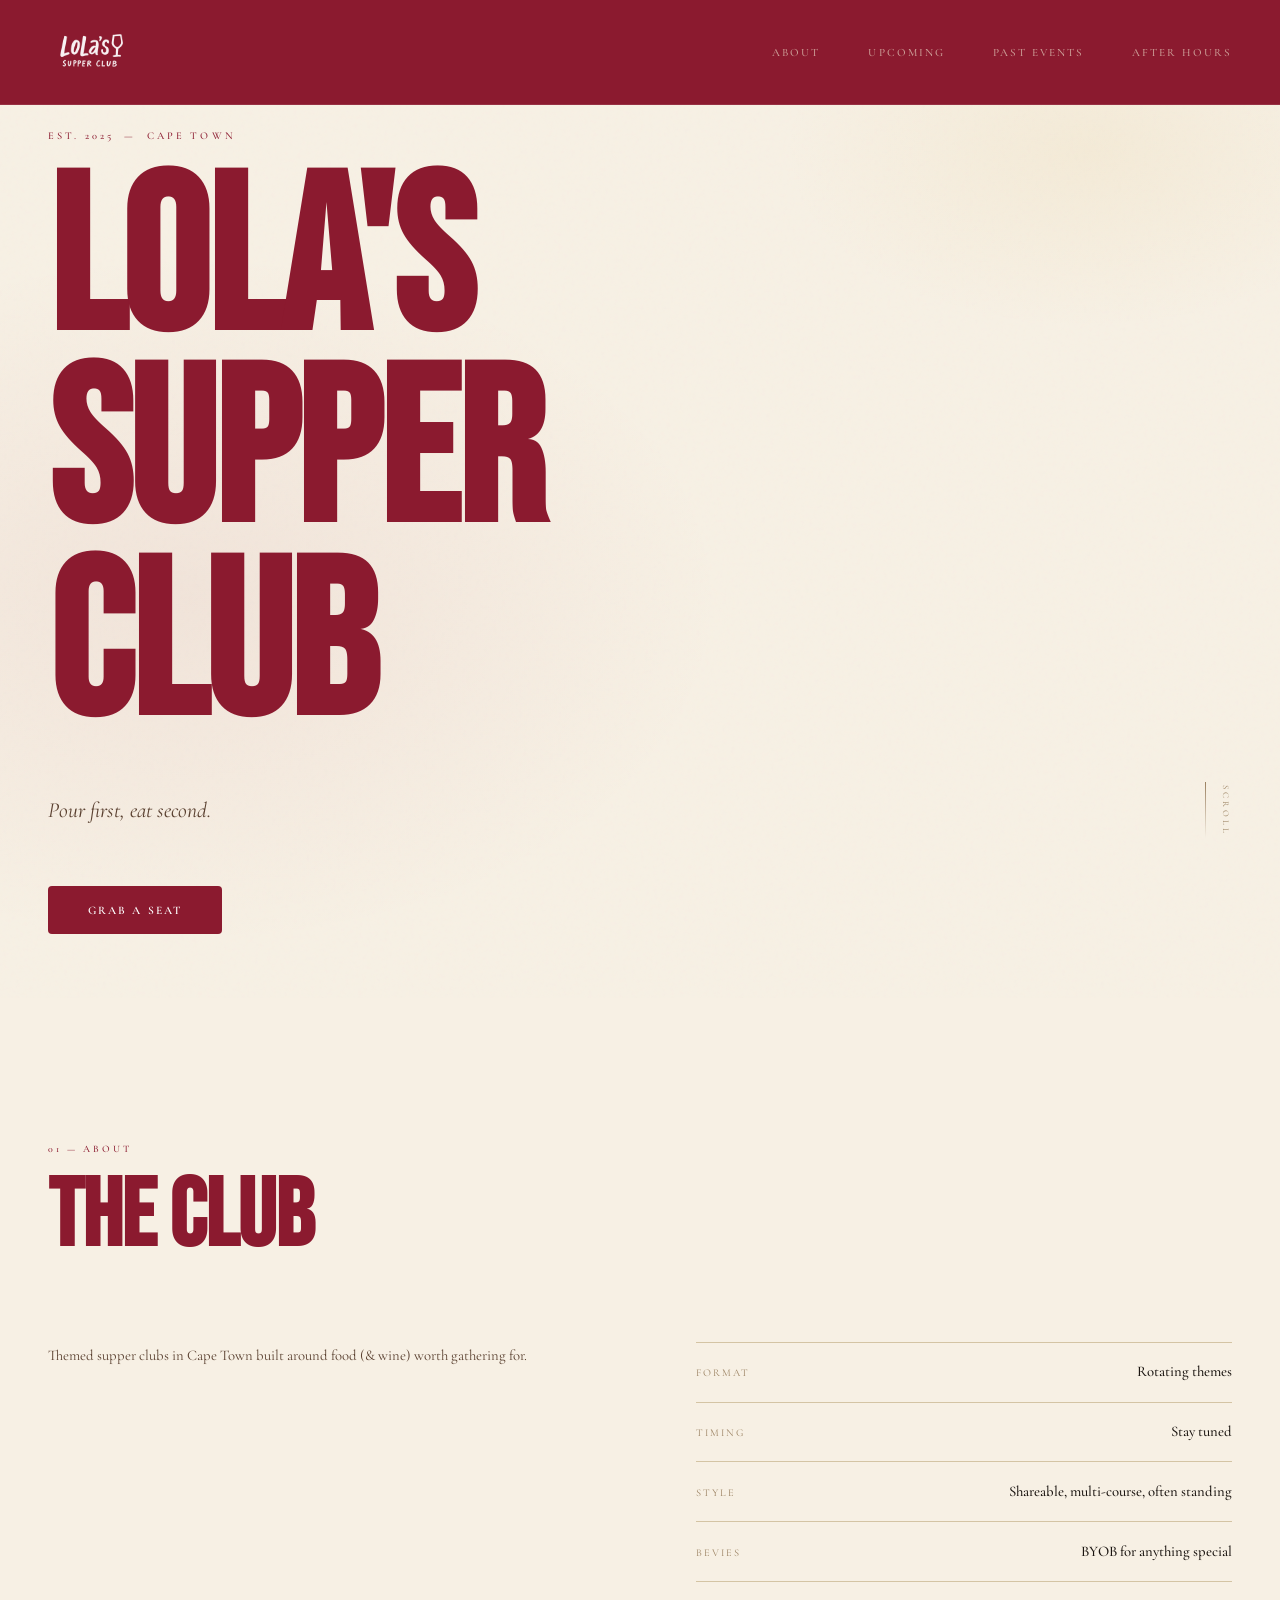
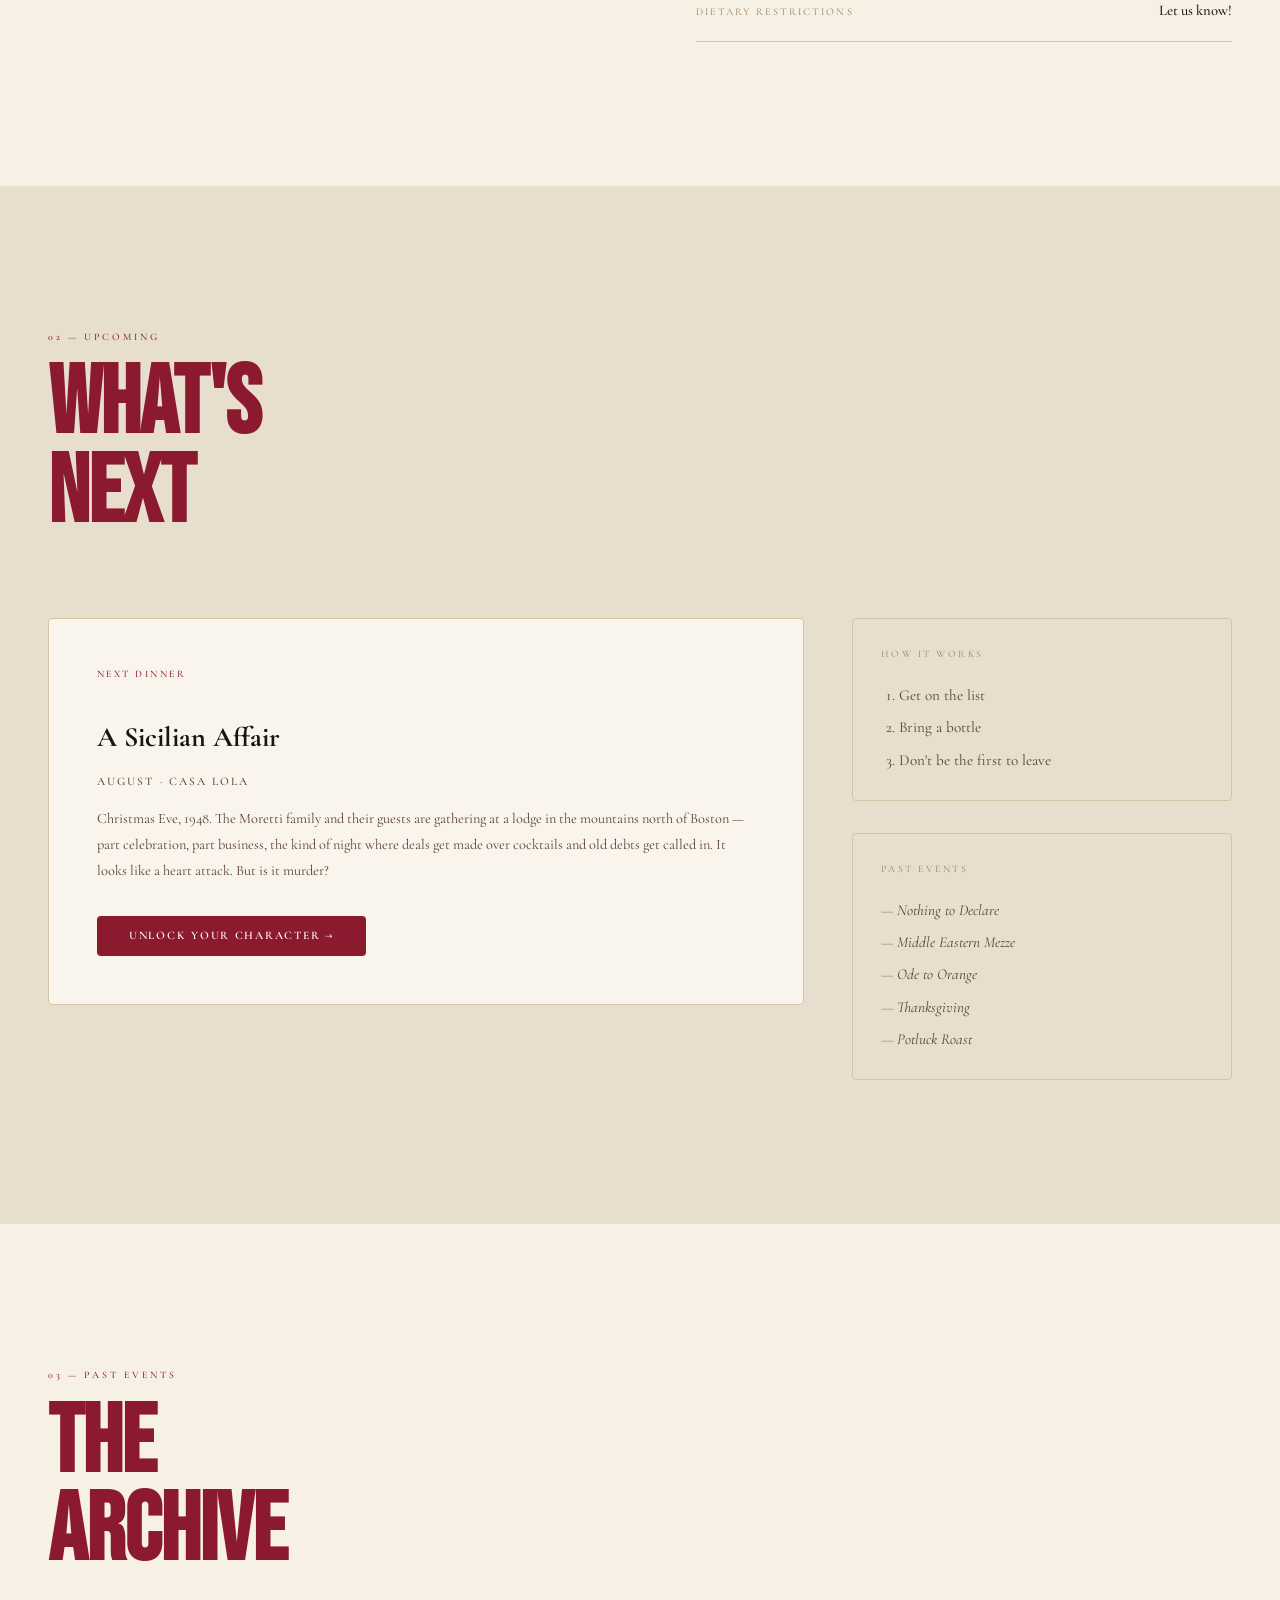
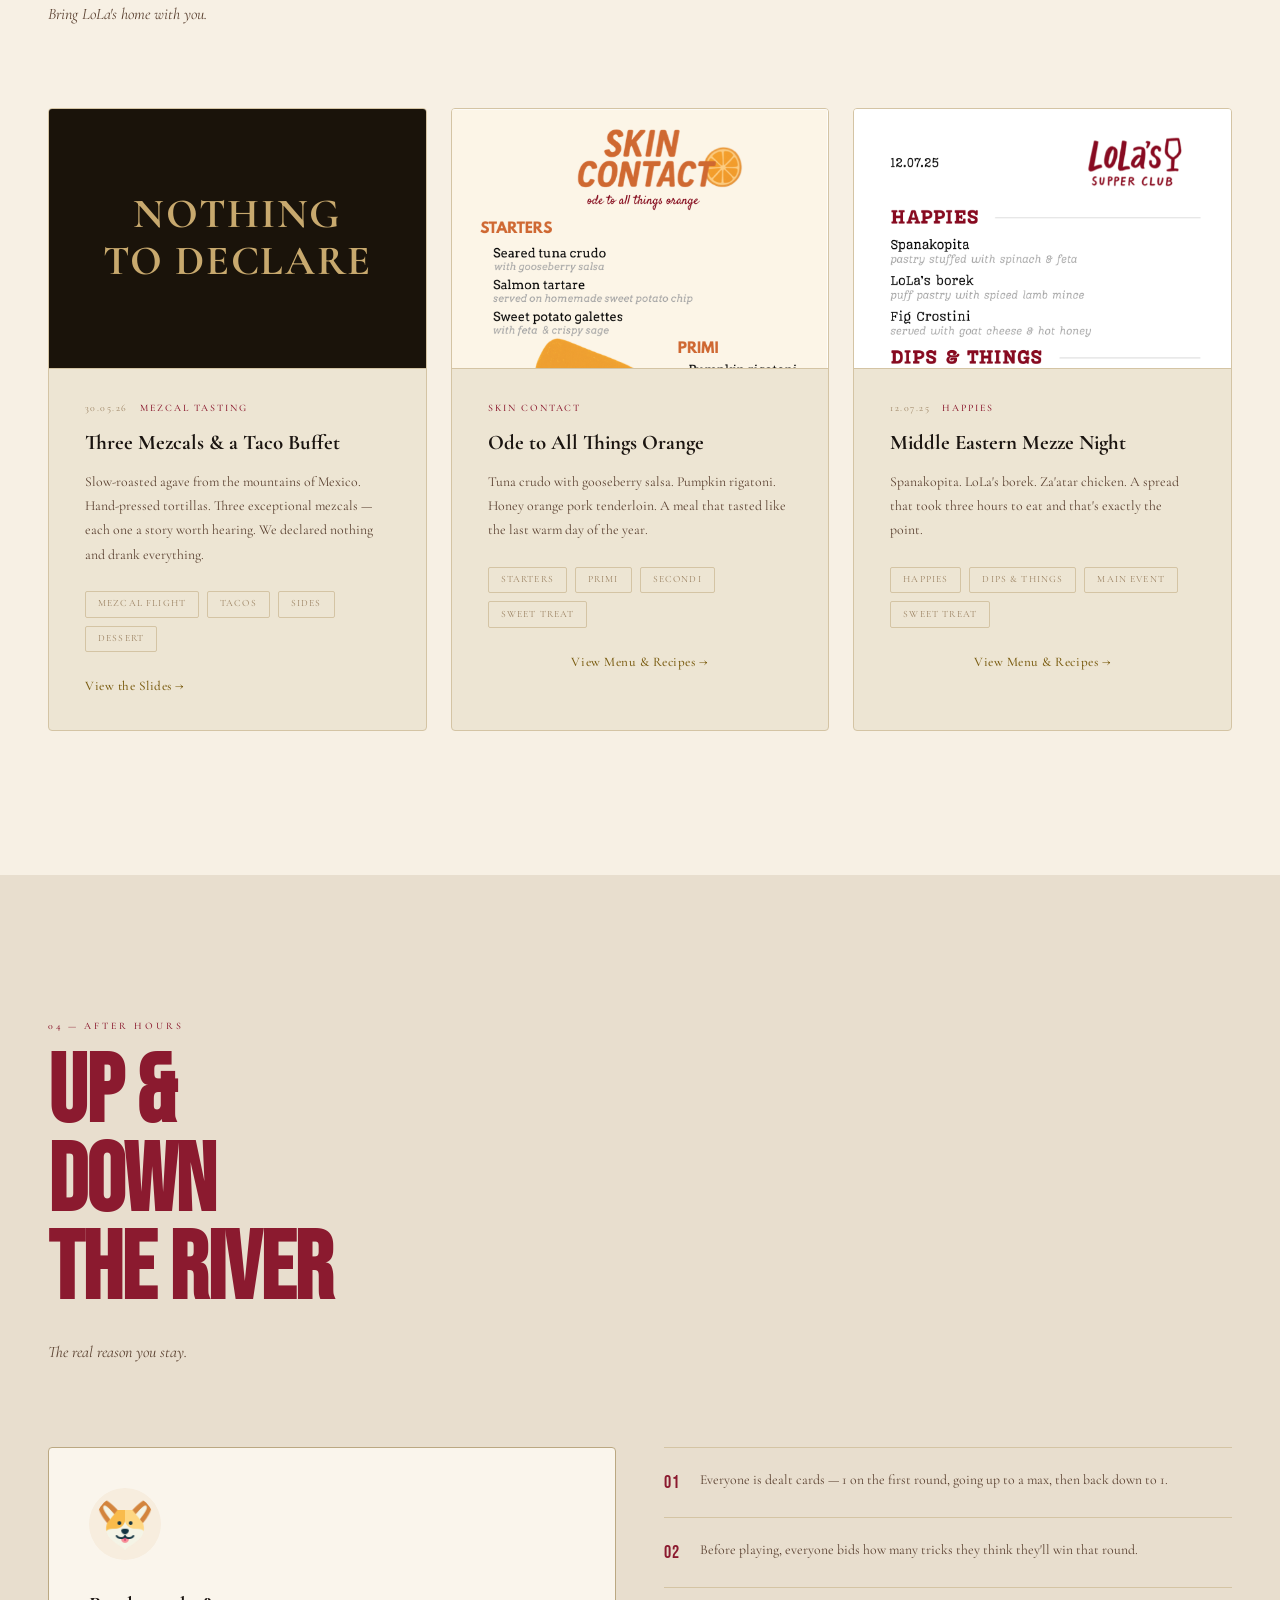
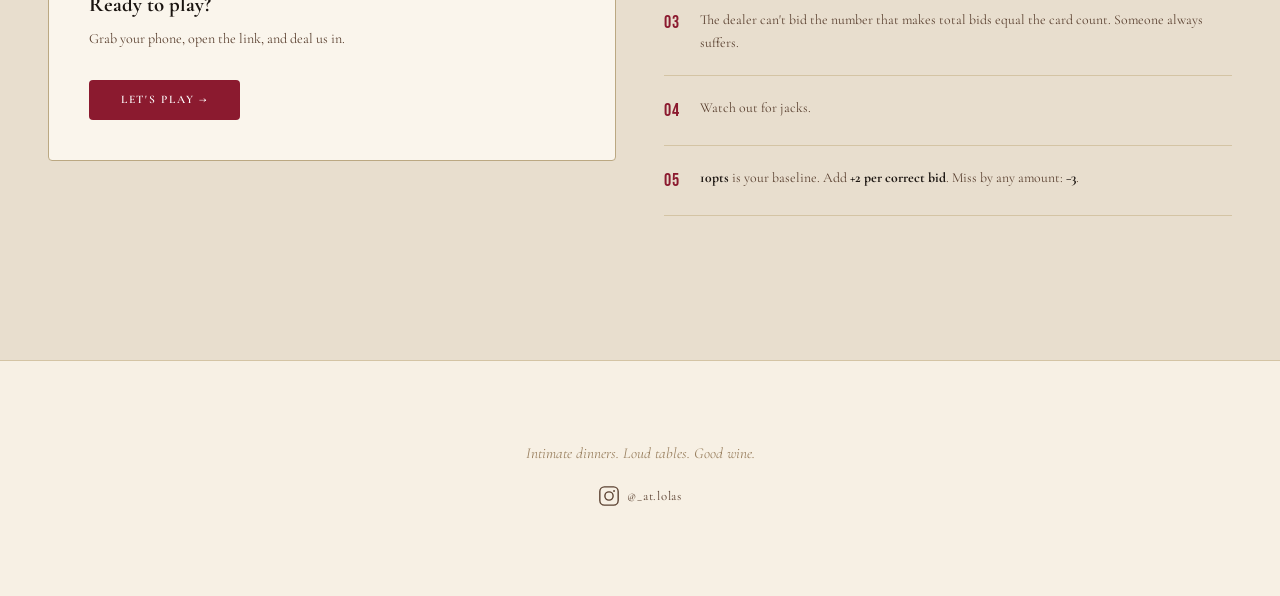
<file: index.html>
<!DOCTYPE html>
<html lang="en">
<head>
  <meta charset="UTF-8">
  <meta name="viewport" content="width=device-width, initial-scale=1.0">
  <title>LoLa's Supper Club</title>
  <link rel="icon" type="image/png" href="favicon.png">
  <link rel="preconnect" href="https://fonts.googleapis.com">
  <link rel="preconnect" href="https://fonts.gstatic.com" crossorigin>
  <link href="https://fonts.googleapis.com/css2?family=Bebas+Neue&family=Cormorant+Garamond:ital,wght@0,300;0,400;0,500;0,600;1,300;1,400;1,500;1,600&family=Playfair+Display:ital,wght@0,400;0,600;0,700;1,400;1,600&family=Inter:wght@300;400;500;600&display=swap" rel="stylesheet">
  <link rel="stylesheet" href="styles.css">
</head>
<body>

  <!-- Navigation -->
  <header class="site-header" id="site-header">
    <nav class="nav">
      <a href="#hero" class="nav-logo-link">
        <img src="LoLas Logo.png" alt="LoLa's Supper Club" class="nav-logo-img">
      </a>
      <ul class="nav-links" id="nav-links">
        <li><a href="#about"      class="nav-link" data-section="about">About</a></li>
        <li><a href="#upcoming"   class="nav-link" data-section="upcoming">Upcoming</a></li>
        <li><a href="#past"       class="nav-link" data-section="past">Past Events</a></li>
        <li><a href="#afterhours" class="nav-link" data-section="afterhours">After Hours</a></li>
      </ul>
      <button class="nav-toggle" id="nav-toggle" aria-label="Toggle menu">
        <span></span><span></span><span></span>
      </button>
    </nav>
  </header>

  <!-- Hero -->
  <section class="hero" id="hero">
    <div class="hero-noise"></div>
    <div class="hero-content">
      <p class="hero-eyebrow">est. 2025 &nbsp;—&nbsp; Cape Town</p>
      <h1 class="hero-title">LoLa's<br>Supper<br>Club</h1>
      <div class="hero-sub-row">
        <p class="hero-sub">Pour first, eat second.</p>
        <div class="hero-scroll">
          <span>scroll</span>
          <div class="scroll-line"></div>
        </div>
      </div>
      <a href="#about" class="hero-cta">Grab a Seat</a>
    </div>
  </section>

  <!-- About -->
  <section class="section" id="about">
    <div class="section-inner">
      <div class="section-header">
        <span class="section-label">01 &mdash; About</span>
        <h2 class="section-title">The Club</h2>
      </div>
      <div class="about-grid">
        <div class="about-text">
          <p class="about-lead">Themed supper clubs in Cape Town built around food (& wine) worth gathering for.</p>
        </div>
        <div class="about-details">
          <div class="detail-row">
            <span class="detail-label">Format</span>
            <span class="detail-value">Rotating themes</span>
          </div>
          <div class="detail-row">
            <span class="detail-label">Timing</span>
            <span class="detail-value">Stay tuned</span>
          </div>
          <div class="detail-row">
            <span class="detail-label">Style</span>
            <span class="detail-value">Shareable, multi-course, often standing</span>
          </div>
          <div class="detail-row">
            <span class="detail-label">Bevies</span>
            <span class="detail-value">BYOB for anything special</span>
          </div>
          <div class="detail-row">
            <span class="detail-label">Dietary restrictions</span>
            <span class="detail-value">Let us know!</span>
          </div>
        </div>
      </div>
    </div>
  </section>

  <!-- Upcoming Events -->
  <section class="section section--dark" id="upcoming">
    <div class="section-inner">
      <div class="section-header">
        <span class="section-label">02 &mdash; Upcoming</span>
        <h2 class="section-title">What's<br>Next</h2>
      </div>
      <div class="upcoming-grid">
        <div class="upcoming-card">
          <div class="upcoming-card-tag">Next Dinner</div>
          <div class="upcoming-card-body">
            <h3 class="upcoming-card-title">A Sicilian Affair</h3>
            <p class="upcoming-card-meta">August &middot; Casa LoLa</p>
            <p class="upcoming-card-desc">Christmas Eve, 1948. The Moretti family and their guests are gathering at a lodge in the mountains north of Boston &mdash; part celebration, part business, the kind of night where deals get made over cocktails and old debts get called in. It looks like a heart attack. But is it murder?</p>
          </div>
          <div class="upcoming-card-footer">
            <a href="sicilian-affair/login/index.html" target="_blank" rel="noopener" class="btn btn--primary">Unlock your character &rarr;</a>
          </div>
        </div>
        <!-- Tease card (silenced — bring back between events)
        <div class="upcoming-card upcoming-card--tease">
          <div class="upcoming-card-tag">Next Dinner</div>
          <div class="upcoming-card-body">
            <h3 class="upcoming-card-title">Details Coming Soon</h3>
            <p class="upcoming-card-desc">Something is simmering. Stay tuned for the next LoLa's experience &mdash; theme, date, and menu reveal incoming.</p>
          </div>
          <div class="upcoming-card-footer">
            <a href="https://tally.so/r/LZ028y" target="_blank" rel="noopener" class="btn btn--outline">Get on the List</a>
          </div>
        </div>
        -->

        <div class="upcoming-sidebar">
          <div class="sidebar-block">
            <span class="sidebar-label">How it works</span>
            <ol class="sidebar-list">
              <li>Get on the list</li>
              <li>Bring a bottle</li>
              <li>Don't be the first to leave</li>
            </ol>
          </div>
          <div class="sidebar-block">
            <span class="sidebar-label">Past Events</span>
            <ul class="sidebar-tags">
              <li>Nothing to Declare</li>
              <li>Middle Eastern Mezze</li>
              <li>Ode to Orange</li>
              <li>Thanksgiving</li>
              <li>Potluck Roast</li>
            </ul>
          </div>
        </div>
      </div>
    </div>
  </section>

  <!-- Past Events -->
  <section class="section" id="past">
    <div class="section-inner">
      <div class="section-header">
        <span class="section-label">03 &mdash; Past Events</span>
        <h2 class="section-title">The<br>Archive</h2>
        <p class="section-sub">Bring LoLa's home with you.</p>
      </div>
      <div class="archive-grid">

        <!-- Nothing to Declare — Mezcal Night -->
        <article class="archive-card archive-card--text">
          <div class="archive-card-visual archive-card-visual--mezcal">
            <span class="archive-visual-text">Nothing<br>to Declare</span>
          </div>
          <div class="archive-card-body">
            <div class="archive-meta">
              <span class="archive-date">30.05.26</span>
              <span class="archive-theme">Mezcal Tasting</span>
            </div>
            <h3 class="archive-title">Three Mezcals &amp; a Taco Buffet</h3>
            <p class="archive-excerpt">Slow-roasted agave from the mountains of Mexico. Hand-pressed tortillas. Three exceptional mezcals &mdash; each one a story worth hearing. We declared nothing and drank everything.</p>
            <div class="archive-courses">
              <span>Mezcal Flight</span>
              <span>Tacos</span>
              <span>Sides</span>
              <span>Dessert</span>
            </div>
            <a href="mezcal-tasting/slideshow.html" target="_blank" rel="noopener" class="btn btn--text" tabindex="-1">View the Slides &rarr;</a>
          </div>
        </article>

        <!-- Skin Contact -->
        <article class="archive-card" onclick="openEvent('skin-contact')">
          <div class="archive-card-visual">
            <img src="menu-skin-contact.png" alt="Skin Contact menu" class="archive-menu-img">
          </div>
          <div class="archive-card-body">
            <div class="archive-meta">
              <span class="archive-theme">Skin Contact</span>
            </div>
            <h3 class="archive-title">Ode to All Things Orange</h3>
            <p class="archive-excerpt">Tuna crudo with gooseberry salsa. Pumpkin rigatoni. Honey orange pork tenderloin. A meal that tasted like the last warm day of the year.</p>
            <div class="archive-courses">
              <span>Starters</span>
              <span>Primi</span>
              <span>Secondi</span>
              <span>Sweet Treat</span>
            </div>
            <button class="btn btn--text" tabindex="-1">View Menu &amp; Recipes &rarr;</button>
          </div>
        </article>

        <!-- Happies -->
        <article class="archive-card" onclick="openEvent('happies')">
          <div class="archive-card-visual">
            <img src="menu-happies.png" alt="Happies menu" class="archive-menu-img">
          </div>
          <div class="archive-card-body">
            <div class="archive-meta">
              <span class="archive-date">12.07.25</span>
              <span class="archive-theme">Happies</span>
            </div>
            <h3 class="archive-title">Middle Eastern Mezze Night</h3>
            <p class="archive-excerpt">Spanakopita. LoLa's borek. Za'atar chicken. A spread that took three hours to eat and that's exactly the point.</p>
            <div class="archive-courses">
              <span>Happies</span>
              <span>Dips &amp; Things</span>
              <span>Main Event</span>
              <span>Sweet Treat</span>
            </div>
            <button class="btn btn--text" tabindex="-1">View Menu &amp; Recipes &rarr;</button>
          </div>
        </article>

      </div>
    </div>
  </section>

  <!-- After Hours -->
  <section class="section section--dark" id="afterhours">
    <div class="section-inner">
      <div class="section-header">
        <span class="section-label">04 &mdash; After Hours</span>
        <h2 class="section-title">Up &amp;<br>Down<br>the River</h2>
        <p class="section-sub">The real reason you stay.</p>
      </div>
      <div class="afterhours-launch">
        <div class="afterhours-card">
          <img src="game/corgi_icon.png" alt="Up and Down the River" class="afterhours-corgi">
          <div class="afterhours-card-text">
            <h3 class="afterhours-card-title">Ready to play?</h3>
            <p class="afterhours-card-desc">Grab your phone, open the link, and deal us in.</p>
          </div>
          <a href="game/" target="_blank" class="btn btn--primary afterhours-btn">Let's play &rarr;</a>
        </div>
        <div class="afterhours-rules">
          <div class="rule-block">
            <span class="rule-num">01</span>
            <p>Everyone is dealt cards — 1 on the first round, going up to a max, then back down to 1.</p>
          </div>
          <div class="rule-block">
            <span class="rule-num">02</span>
            <p>Before playing, everyone bids how many tricks they think they'll win that round.</p>
          </div>
          <div class="rule-block">
            <span class="rule-num">03</span>
            <p>The dealer can't bid the number that makes total bids equal the card count. Someone always suffers.</p>
          </div>
          <div class="rule-block">
            <span class="rule-num">04</span>
            <p>Watch out for jacks.</p>
          </div>
            <div class="rule-block">
            <span class="rule-num">05</span>
            <p><strong>10pts</strong> is your baseline. Add <strong>+2 per correct bid</strong>. Miss by any amount: <strong>&minus;3</strong>.</p>
          </div>
        </div>
      </div>
    </div>
  </section>

  <!-- Footer -->
  <footer class="site-footer">
    <div class="footer-inner">
      <p class="footer-tagline">Intimate dinners. Loud tables. Good wine.</p>
      <a href="https://www.instagram.com/_at.lolas" target="_blank" rel="noopener" class="footer-instagram">
        <svg xmlns="http://www.w3.org/2000/svg" viewBox="0 0 24 24" width="22" height="22" fill="none" stroke="currentColor" stroke-width="1.5" stroke-linecap="round" stroke-linejoin="round">
          <rect x="2" y="2" width="20" height="20" rx="5" ry="5"/>
          <circle cx="12" cy="12" r="4.5"/>
          <circle cx="17.5" cy="6.5" r="1" fill="currentColor" stroke="none"/>
        </svg>
        @_at.lolas
      </a>
    </div>
  </footer>

  <!-- Event / Menu Modal -->
  <div id="event-modal" class="modal" aria-hidden="true" role="dialog">
    <div class="modal-backdrop" onclick="closeModal()"></div>
    <div class="modal-panel" id="modal-panel">
      <button class="modal-close" onclick="closeModal()" aria-label="Close">&times;</button>
      <div class="modal-content" id="modal-content"></div>
    </div>
  </div>

  <script src="app.js"></script>
</body>
</html>
</file>
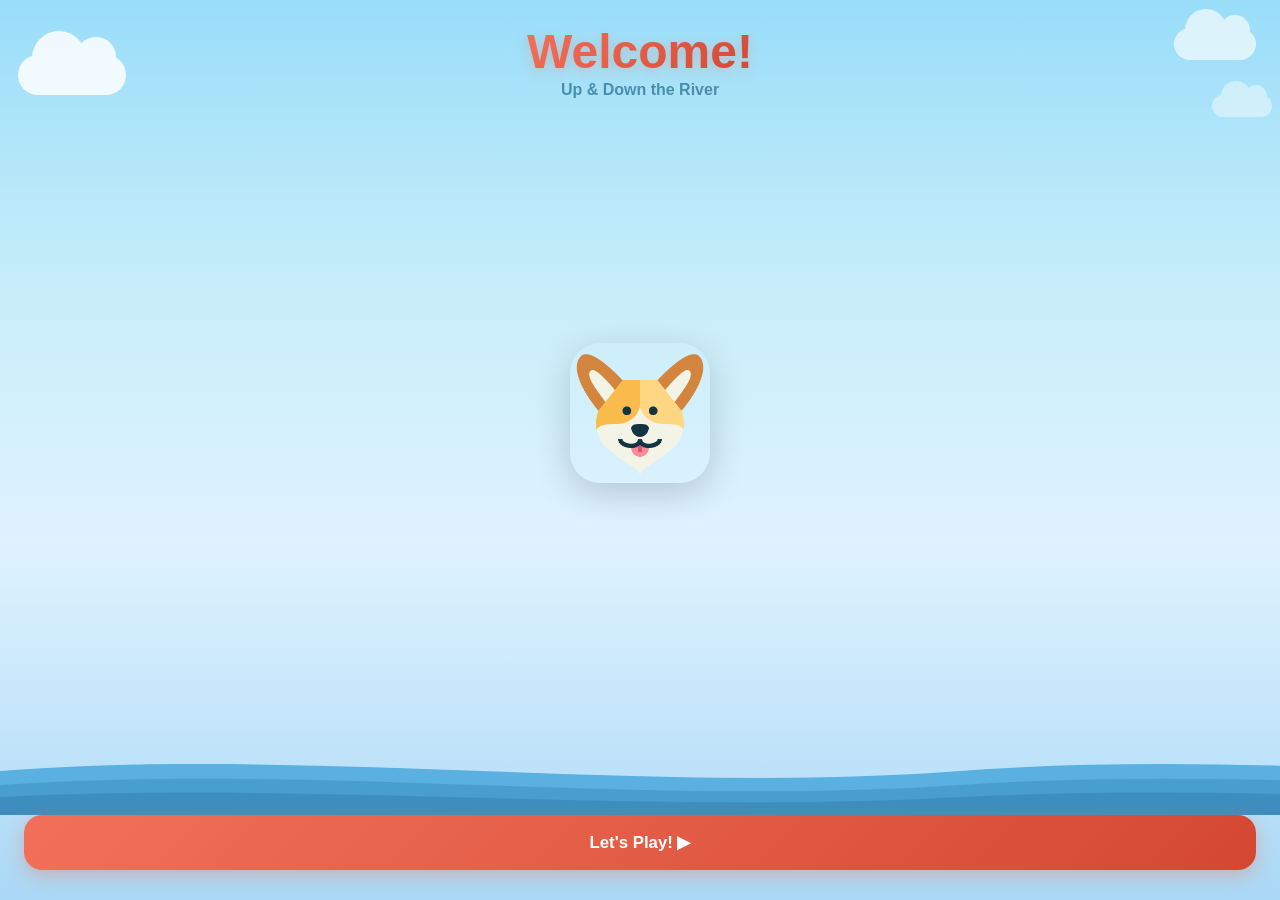
<file: game/index.html>
<!DOCTYPE html>
<html lang="en">
<head>
<meta charset="UTF-8">
<meta name="viewport" content="width=device-width,initial-scale=1,maximum-scale=1,user-scalable=no,viewport-fit=cover">
<meta name="mobile-web-app-capable" content="yes">
<meta name="apple-mobile-web-app-capable" content="yes">
<meta name="apple-mobile-web-app-status-bar-style" content="default">
<meta name="theme-color" content="#f2705a">
<link rel="icon" type="image/png" href="corgi_icon.png">
<link rel="apple-touch-icon" href="corgi_icon.png">
<title>Up &amp; Down the River</title>
<style>
/* ── RESET ── */
*,*::before,*::after{box-sizing:border-box;margin:0;padding:0}
html,body{height:100%;width:100%;overflow:hidden;
  font-family:-apple-system,BlinkMacSystemFont,'Segoe UI',Helvetica,Arial,sans-serif;
  -webkit-tap-highlight-color:transparent;background:#f7edde}

/* ── TOKENS ── */
:root{
  --coral:#f2705a; --coral2:#d44832;
  --teal:#2dadb8;  --teal2:#1a8a94;
  --gold:#f7cc38;  --bg:#f7edde;
  --dark:#252535;  --mid:#70708a;
  --white:#ffffff;
}

/* ── SCREENS ── */
.screen{
  position:fixed;inset:0;display:none;
  flex-direction:column;overflow:hidden;
  transition:opacity .25s ease;
}
.screen.active{display:flex}

/* ── SCROLL AREA ── */
.scroll{flex:1;overflow-y:auto;-webkit-overflow-scrolling:touch;padding:16px;
  padding-bottom:max(16px,calc(env(safe-area-inset-bottom) + 16px))}
.scroll::-webkit-scrollbar{display:none}

/* ── TOP BAR ── */
.top-bar{
  background:rgba(255,255,255,.9);backdrop-filter:blur(8px);
  padding:12px 16px;border-bottom:1px solid rgba(0,0,0,.06);
  flex-shrink:0
}

/* ── BUTTONS ── */
.btn{
  display:flex;align-items:center;justify-content:center;gap:8px;
  width:100%;padding:17px 20px;border:none;border-radius:18px;
  cursor:pointer;font-size:1.05rem;font-weight:700;
  transition:transform .12s,opacity .2s;-webkit-appearance:none;
  font-family:inherit
}
.btn:active:not(:disabled){transform:scale(.96)}
.btn-coral{
  background:linear-gradient(135deg,var(--coral),var(--coral2));
  color:#fff;box-shadow:0 6px 18px rgba(242,112,90,.38)
}
.btn-teal{
  background:linear-gradient(135deg,var(--teal),var(--teal2));
  color:#fff;box-shadow:0 6px 18px rgba(45,173,184,.38)
}
.btn-ghost{
  background:transparent;color:var(--teal);
  font-size:.9rem;padding:12px;box-shadow:none
}
.btn-gold-outline{
  background:transparent;color:var(--gold);
  border:1.5px solid rgba(247,204,56,.6);box-shadow:none
}
.btn-gold{
  background:linear-gradient(135deg,var(--gold),#fce97a);
  color:#252535;box-shadow:0 6px 18px rgba(247,204,56,.38);font-weight:900
}
.btn:disabled{
  background:rgba(150,150,150,.25)!important;
  color:rgba(150,150,150,.7)!important;
  box-shadow:none!important;cursor:not-allowed
}

/* ── CARD ── */
.card{background:#fff;border-radius:20px;padding:18px;
  box-shadow:0 4px 16px rgba(0,0,0,.07)}

/* ── INPUT ── */
.name-field{
  display:flex;align-items:center;gap:12px;
  background:#fff;border-radius:16px;padding:14px 16px;
  box-shadow:0 3px 10px rgba(0,0,0,.06);
  transition:box-shadow .2s;
}
.name-field:focus-within{box-shadow:0 0 0 2px rgba(45,173,184,.4),0 3px 10px rgba(0,0,0,.06)}
.name-field input{
  flex:1;border:none;outline:none;font-size:1rem;font-weight:500;
  background:transparent;color:var(--dark);font-family:inherit
}
.name-field input::placeholder{color:var(--mid);font-weight:400}

/* ── BADGE ── */
.badge{
  display:inline-flex;align-items:center;justify-content:center;
  width:34px;height:34px;border-radius:50%;
  font-size:.85rem;font-weight:700;flex-shrink:0
}
.badge-teal{background:rgba(45,173,184,.15);color:var(--teal)}
.badge-coral{background:var(--coral);color:#fff}

/* ── PROGRESS BAR ── */
.prog-track{height:8px;background:rgba(0,0,0,.08);border-radius:4px;position:relative}
.prog-fill{height:100%;border-radius:4px;
  background:linear-gradient(90deg,var(--teal),var(--coral));
  transition:width .4s ease}
.prog-peak{
  position:absolute;top:-3px;left:50%;
  width:3px;height:14px;background:var(--gold);
  border-radius:2px;transform:translateX(-50%)
}

/* ── BACK BUTTON ── */
.back-btn{
  background:none;border:none;cursor:pointer;
  font-size:1.6rem;line-height:1;color:var(--mid);
  padding:4px 10px 4px 0;font-family:inherit;flex-shrink:0
}
.back-btn:active{opacity:.45}

/* ── ROUND BADGE ── */
.round-badge{
  background:rgba(45,173,184,.12);color:var(--teal);
  border-radius:50px;padding:5px 13px;
  font-size:.8rem;font-weight:800;flex-shrink:0;white-space:nowrap
}

/* ── ANIMATIONS ── */
@keyframes waveScroll{0%{transform:translateX(0)}100%{transform:translateX(-50%)}}
@keyframes cloudDrift1{0%,100%{transform:translateX(-12px)}50%{transform:translateX(12px)}}
@keyframes cloudDrift2{0%,100%{transform:translateX(12px)}50%{transform:translateX(-12px)}}
@keyframes fadeUp{from{opacity:0;transform:translateY(18px)}to{opacity:1;transform:translateY(0)}}
@keyframes popIn{from{opacity:0;transform:scale(.65)}to{opacity:1;transform:scale(1)}}
@keyframes titleIn{from{opacity:0;transform:translateY(28px)}to{opacity:1;transform:translateY(0)}}
@keyframes shake{0%,100%{transform:translateX(0)}20%,60%{transform:translateX(-7px)}40%,80%{transform:translateX(7px)}}

.anim-fade-up{animation:fadeUp .4s ease both}
.anim-pop{animation:popIn .4s cubic-bezier(.34,1.56,.64,1) both}
.d1{animation-delay:.05s}.d2{animation-delay:.12s}.d3{animation-delay:.19s}
.d4{animation-delay:.26s}.d5{animation-delay:.33s}.d6{animation-delay:.40s}

/* ════════════════════════════════
   WELCOME
════════════════════════════════ */
#screen-welcome{
  background:linear-gradient(180deg,#99ddf9 0%,#c5edf9 30%,#dff3ff 60%,#aad8f5 100%)
}
.welcome-sky{flex:1;position:relative;overflow:hidden;
  display:flex;flex-direction:column;align-items:center}

/* Clouds */
.cloud{position:absolute;opacity:.85}
.cloud-body{position:relative;background:#fff;border-radius:50px}
.cloud-body::before,.cloud-body::after{content:'';position:absolute;background:#fff;border-radius:50%}
.c1{top:55px;left:18px;animation:cloudDrift1 9s ease-in-out infinite}
.c1 .cloud-body{width:108px;height:40px}
.c1 .cloud-body::before{width:54px;height:54px;top:-24px;left:14px}
.c1 .cloud-body::after{width:40px;height:40px;top:-18px;left:58px}
.c2{top:28px;right:24px;animation:cloudDrift2 11s ease-in-out infinite;opacity:.65}
.c2 .cloud-body{width:82px;height:32px}
.c2 .cloud-body::before{width:42px;height:42px;top:-19px;left:11px}
.c2 .cloud-body::after{width:30px;height:30px;top:-13px;left:46px}
.c3{top:95px;right:8px;animation:cloudDrift1 13s ease-in-out infinite;opacity:.45}
.c3 .cloud-body{width:60px;height:22px}
.c3 .cloud-body::before{width:30px;height:30px;top:-14px;left:9px}
.c3 .cloud-body::after{width:22px;height:22px;top:-10px;left:33px}

.welcome-title-area{
  margin-top:28px;text-align:center;z-index:2;
  animation:titleIn .7s .5s cubic-bezier(.34,1.56,.64,1) both
}
.welcome-title{
  font-size:3rem;font-weight:900;line-height:1;
  background:linear-gradient(135deg,var(--coral),var(--coral2));
  -webkit-background-clip:text;-webkit-text-fill-color:transparent;
  filter:drop-shadow(0 3px 6px rgba(242,112,90,.3))
}
.welcome-subtitle{
  font-size:1rem;font-weight:600;color:#4a8faa;margin-top:5px;
  animation:fadeUp .5s 1s ease both
}

/* Corgi icon on welcome */
.welcome-corgi{
  flex:1;display:flex;align-items:center;justify-content:center;
  z-index:2;animation:fadeUp .8s .2s ease both
}
.welcome-corgi img{
  width:140px;height:140px;border-radius:30px;
  box-shadow:0 10px 36px rgba(0,0,0,.18)
}

/* Water */
.water-wrap{flex-shrink:0;height:88px;overflow:hidden;position:relative}
.water-svg{
  position:absolute;bottom:0;left:0;width:200%;height:100%;
  animation:waveScroll 4s linear infinite
}

.welcome-btn{padding:0 24px max(30px,calc(env(safe-area-inset-bottom) + 16px));flex-shrink:0;animation:popIn .5s 1.4s cubic-bezier(.34,1.56,.64,1) both}

/* ════════════════════════════════
   PLAYER COUNT
════════════════════════════════ */
#screen-player-count{background:var(--bg)}
.count-bubble{
  background:#fff;border-radius:24px;
  box-shadow:0 8px 24px rgba(45,173,184,.18);
  padding:24px;text-align:center;
  display:flex;flex-direction:column;align-items:center;gap:14px
}
.count-num{font-size:5rem;font-weight:900;color:var(--teal);line-height:1;transition:transform .15s}
.count-lbl{font-size:1.1rem;font-weight:600;color:rgba(45,173,184,.7);margin-top:-6px}
.stepper-row{display:flex;gap:28px}
.stepper-btn{
  background:none;border:none;cursor:pointer;
  font-size:3rem;line-height:1;padding:4px;
  border-radius:50%;transition:transform .12s,opacity .2s;
  font-family:inherit
}
.stepper-btn:active{transform:scale(.85)}
.stepper-btn.off{opacity:.2;pointer-events:none}
.stepper-minus{color:var(--coral)}
.stepper-plus{color:var(--teal)}
.info-card{border-radius:20px;overflow:hidden;box-shadow:0 4px 14px rgba(0,0,0,.07)}
.info-row{
  display:flex;align-items:center;gap:12px;
  padding:13px 18px;background:#fff;
  border-bottom:1px solid rgba(0,0,0,.05)
}
.info-row:last-child{border-bottom:none}
.info-icon{font-size:1.1rem;flex-shrink:0;width:22px;text-align:center}
.info-lbl{flex:1;font-size:.9rem;color:var(--mid);font-weight:500}
.info-val{font-size:1rem;font-weight:700;color:var(--dark)}

/* ════════════════════════════════
   PLAYER NAMES
════════════════════════════════ */
#screen-player-names{background:var(--bg)}
.names-hdr{padding:20px 16px 0}
.names-title{font-size:1.65rem;font-weight:900;color:var(--dark)}
.dealer-note{
  display:flex;align-items:center;gap:8px;
  background:#fff;border-radius:14px;padding:9px 14px;
  margin-top:12px;box-shadow:0 2px 8px rgba(0,0,0,.06);
  font-size:.85rem;font-weight:600;color:var(--dark)
}
.check-icon{color:var(--teal);font-size:1.1rem;flex-shrink:0}

/* ════════════════════════════════
   BETTING
════════════════════════════════ */
#screen-betting{background:var(--bg)}
.bet-round-row{display:flex;justify-content:space-between;align-items:flex-start;margin-bottom:10px}
.bet-round-cards{font-size:1.25rem;font-weight:900;color:var(--dark)}
.bet-round-num{font-size:.78rem;color:var(--mid);font-weight:600}
.bet-dealer-block{text-align:right}
.bet-dealer-tag{font-size:.72rem;color:var(--mid)}
.bet-dealer-name{font-size:.88rem;font-weight:700;color:var(--dark)}

.player-card-inner{text-align:center}
.dealer-pill{
  display:inline-flex;align-items:center;gap:6px;
  background:rgba(242,112,90,.12);color:var(--coral);
  border-radius:50px;padding:4px 12px;
  font-size:.78rem;font-weight:700;margin-bottom:8px
}
.player-name-big{font-size:1.7rem;font-weight:900;color:var(--dark)}
.player-sub{font-size:.88rem;color:var(--mid);margin-top:3px}
.bet-circle{
  width:110px;height:110px;border-radius:50%;margin:16px auto;
  background:radial-gradient(circle,rgba(45,173,184,.13),rgba(45,173,184,.04));
  display:flex;align-items:center;justify-content:center
}
.bet-num{font-size:3.8rem;font-weight:900;color:var(--teal);transition:transform .12s}
.bet-grid{display:grid;gap:8px;margin-top:12px}
.bet-btn{
  width:50px;height:50px;border-radius:50%;border:none;cursor:pointer;
  font-size:1.1rem;font-weight:700;
  background:rgba(0,0,0,.07);color:var(--dark);
  transition:background .12s,color .12s,transform .1s;
  margin:auto;font-family:inherit
}
.bet-btn:active:not(.restricted){transform:scale(.88)}
.bet-btn.selected{background:var(--teal);color:#fff}
.bet-btn.restricted{
  background:rgba(242,112,90,.1);color:rgba(242,112,90,.5);
  border:1.5px solid rgba(242,112,90,.4);cursor:not-allowed
}
.prev-bets-hdr{font-size:.85rem;font-weight:700;color:var(--mid);margin-bottom:10px}
.prev-bet-row{display:flex;align-items:center;gap:10px;padding:5px 0}
.prev-bet-name{flex:1;font-size:.93rem;color:var(--dark);font-weight:500}
.prev-bet-val{font-size:.93rem;font-weight:700;color:var(--coral)}
.bets-total-row{
  display:flex;justify-content:space-between;
  padding:8px 0 0;border-top:1px solid rgba(0,0,0,.07);margin-top:6px;
  font-size:.88rem
}
.bets-total-lbl{color:var(--mid);font-weight:600}
.ban{
  background:#fff2ed;border:1px solid rgba(242,112,90,.3);
  border-radius:14px;padding:12px 14px;
  display:flex;gap:10px;align-items:flex-start
}
.ban.shake{animation:shake .4s ease}
.ban-icon{font-size:1.1rem;flex-shrink:0}
.ban-title{font-size:.83rem;font-weight:700;color:#5a2a18}
.ban-text{font-size:.78rem;color:#7a4a38;margin-top:2px}

/* ── ALL-AT-ONCE BET ROWS ── */
.bet-all-row{
  display:flex;align-items:center;gap:12px;
  background:#fff;border-radius:16px;padding:12px 14px;
  box-shadow:0 2px 8px rgba(0,0,0,.05);margin-bottom:10px;
  transition:box-shadow .2s;
}
.bet-all-row.dealer-blocked{
  box-shadow:0 0 0 2px rgba(242,112,90,.45),0 2px 8px rgba(0,0,0,.05);
}
.bet-row-left{display:flex;align-items:center;gap:10px;flex:1;min-width:0}
.bet-row-indicator{width:34px;height:34px;flex-shrink:0;display:flex;align-items:center;justify-content:center}
.bet-row-name{font-size:.98rem;font-weight:700;color:var(--dark);line-height:1.2}
.bet-row-role{font-size:.7rem;font-weight:700;margin-top:2px}
.bet-row-role.first{color:var(--teal)}
.bet-row-role.deal{color:var(--coral)}

/* ════════════════════════════════
   RESULTS
════════════════════════════════ */
#screen-results{background:var(--bg)}
.res-row{
  display:flex;align-items:center;gap:12px;
  background:#fff;border-radius:16px;padding:12px 14px;
  box-shadow:0 2px 8px rgba(0,0,0,.05);margin-bottom:10px
}
.res-row.leads-first{
  border:2px solid var(--teal);
  box-shadow:0 2px 12px rgba(45,173,184,.2)
}
.res-info{flex:1;min-width:0}
.res-name{font-size:.98rem;font-weight:700;color:var(--dark)}
.res-bet{font-size:.78rem;color:var(--mid);margin-top:1px}
.res-leads-badge{
  display:inline-block;font-size:.65rem;font-weight:900;
  letter-spacing:.5px;color:#fff;background:var(--teal);
  border-radius:6px;padding:1px 6px;margin-left:6px;vertical-align:middle
}
/* ── LICK & STICK MODAL ── */
#lick-stick-modal{
  position:fixed;inset:0;z-index:9999;
  background:rgba(26,20,48,.93);
  display:none;flex-direction:column;
  align-items:center;justify-content:center;
  padding:32px;text-align:center
}
.lick-title{
  font-size:2.6rem;font-weight:900;
  background:linear-gradient(135deg,var(--gold),#fce97a);
  -webkit-background-clip:text;-webkit-text-fill-color:transparent;
  filter:drop-shadow(0 4px 8px rgba(247,204,56,.4));
  margin-bottom:6px
}
.lick-sub{
  color:rgba(255,255,255,.65);font-size:.95rem;margin-bottom:28px
}
.tricks-step{display:flex;align-items:center;gap:8px;flex-shrink:0}
.trick-btn{
  background:none;border:none;cursor:pointer;
  font-size:1.8rem;line-height:1;padding:2px;
  transition:opacity .2s,transform .1s;font-family:inherit
}
.trick-btn:active:not(.off){transform:scale(.85)}
.trick-btn.off{opacity:.2;pointer-events:none}
.trick-btn-m{color:var(--coral)}
.trick-btn-p{color:var(--teal)}
.trick-cnt{font-size:1.5rem;font-weight:900;color:var(--dark);width:32px;text-align:center}
.val-card{
  display:flex;gap:10px;align-items:center;
  background:#fff;border-radius:14px;padding:12px 14px;
  box-shadow:0 2px 8px rgba(0,0,0,.05);margin-bottom:12px
}
.val-icon{font-size:1.2rem}
.val-text{font-size:.83rem;font-weight:500;color:var(--mid)}
.scp-title{font-size:.83rem;font-weight:700;color:var(--mid);margin-bottom:10px}
.scp-row{display:flex;justify-content:space-between;align-items:center;padding:5px 0}
.scp-name{font-size:.93rem;color:var(--dark)}
.scp-pts{font-size:.93rem;font-weight:700}
.pts-pos{color:var(--teal)}.pts-neg{color:var(--coral)}

/* ════════════════════════════════
   SCOREBOARD
════════════════════════════════ */
#screen-scoreboard{background:#1a1e33}
.sb-hdr{
  background:linear-gradient(180deg,#1e2340,#161a30);
  padding:14px 18px;display:flex;align-items:center;
  border-bottom:1px solid rgba(247,204,56,.3);flex-shrink:0
}
.sb-hdr-text{flex:1}
.sb-eyebrow{font-size:.68rem;font-weight:900;letter-spacing:2px;color:rgba(247,204,56,.8)}
.sb-main-title{font-size:1.05rem;font-weight:700;color:#fff}
.sb-close{
  background:none;border:none;cursor:pointer;
  color:rgba(255,255,255,.55);font-size:1.55rem;line-height:1;
  padding:4px;font-family:inherit;margin-left:10px
}
.sb-body{flex:1;overflow:auto;background:#14172a;-webkit-overflow-scrolling:touch}
.sb-table{min-width:max-content}

/* thead row */
.sb-head-row{display:flex}
.sb-name-th{
  width:110px;height:54px;flex-shrink:0;
  display:inline-flex;align-items:flex-end;padding:4px 8px;
  background:#1e2340;
  border-right:1px solid rgba(247,204,56,.25);
  position:sticky;left:0;z-index:11;
  font-size:.6rem;font-weight:900;letter-spacing:1.5px;color:rgba(247,204,56,.7)
}
.sb-col-th{
  width:70px;height:54px;flex-shrink:0;
  display:inline-flex;flex-direction:column;align-items:center;justify-content:flex-end;
  padding:4px;background:#1e2340;
  border-right:1px solid rgba(255,255,255,.05)
}
.sb-col-th.cur{background:rgba(242,112,90,.18)}
.sb-col-th.peak{background:rgba(247,204,56,.10)}
.sb-cards{font-size:.98rem;font-weight:900;color:#fff}
.sb-cards.dim{color:rgba(255,255,255,.28)}
.sb-cards.peak{color:var(--gold)}
.sb-dir-up{font-size:.62rem;font-weight:700;color:#8fe8a8}
.sb-dir-dn{font-size:.62rem;font-weight:700;color:#e88f8f}
.sb-tot-th{
  width:70px;height:54px;flex-shrink:0;
  display:inline-flex;align-items:flex-end;justify-content:center;
  padding:4px;background:rgba(16,19,32,.6);
  border-left:1px solid rgba(247,204,56,.3);
  font-size:.6rem;font-weight:900;letter-spacing:1.5px;color:var(--gold)
}

/* body rows */
.sb-row{display:flex}
.sb-name-td{
  width:110px;height:70px;flex-shrink:0;
  display:flex;align-items:center;gap:6px;padding:0 8px;
  position:sticky;left:0;z-index:5;
  background:rgba(16,19,32,.93);
  border-right:1px solid rgba(247,204,56,.25)
}
.sb-row.even .sb-name-td{background:rgba(255,255,255,.025)}
.sb-pnum{
  width:22px;height:22px;border-radius:50%;
  background:rgba(247,204,56,.2);
  display:flex;align-items:center;justify-content:center;
  font-size:.68rem;font-weight:700;color:var(--gold);flex-shrink:0
}
.sb-pname{
  font-size:.8rem;font-weight:700;color:#fff;
  white-space:nowrap;overflow:hidden;text-overflow:ellipsis
}
.sb-cell{
  width:70px;height:70px;flex-shrink:0;
  position:relative;border-right:1px solid rgba(255,255,255,.05)
}
.sb-row.even .sb-cell{background:rgba(255,255,255,.025)}
.sb-cell.correct{background:rgba(21,64,37,.35)}
.sb-cell.wrong{background:rgba(64,21,21,.3)}
.sb-cell.curcol{border-bottom:2px solid var(--coral)}
.sb-ci{
  display:flex;align-items:center;justify-content:space-between;
  padding:6px 6px 0;height:100%
}
.sb-g{font-size:1.05rem;font-weight:900;color:rgba(255,255,255,.5)}
.sb-g.dim{color:rgba(255,255,255,.2)}
.sb-glbl{font-size:.52rem;color:rgba(255,255,255,.25)}
.sb-t{font-size:1.05rem;font-weight:900}
.sb-t.cor{color:#8fe8a8}.sb-t.wrn{color:#e89898}
.sb-t.q{color:rgba(255,255,255,.2)}
.sb-badge{
  position:absolute;top:3px;right:3px;
  font-size:.62rem;font-weight:900;padding:2px 5px;border-radius:5px
}
.sb-badge.cor{background:#8fe8a8;color:#122a1c}
.sb-badge.wrn{background:#e88f8f;color:#2a1212}
.sb-tot-td{
  width:70px;height:70px;flex-shrink:0;
  display:flex;flex-direction:column;align-items:center;justify-content:center;
  border-left:1px solid rgba(247,204,56,.3);
  background:rgba(16,19,32,.5)
}
.sb-tot-num{font-size:1.2rem;font-weight:900}
.sb-tot-num.pos{color:#8fe8a8}.sb-tot-num.neg{color:#e89898}.sb-tot-num.blank{color:rgba(255,255,255,.2)}
.sb-tot-sub{font-size:.62rem;color:rgba(255,255,255,.35);font-weight:600}
.sb-foot{
  padding:12px 18px max(12px,calc(env(safe-area-inset-bottom) + 8px));background:#1e2340;
  border-top:1px solid rgba(247,204,56,.3);
  flex-shrink:0;display:flex;align-items:center;gap:10px
}
.sb-back{
  background:none;border:1.5px solid rgba(247,204,56,.5);
  color:var(--gold);border-radius:50px;
  padding:8px 16px;cursor:pointer;
  font-size:.88rem;font-weight:700;font-family:inherit;
  display:flex;align-items:center;gap:5px;flex-shrink:0
}
.sb-legend{display:flex;gap:12px;margin-left:auto}
.sb-leg-item{display:flex;align-items:center;gap:5px;font-size:.68rem;color:rgba(255,255,255,.5)}
.sb-leg-dot{width:8px;height:8px;border-radius:50%}
.sb-leg-dot.c{background:#8fe8a8}.sb-leg-dot.w{background:#e88f8f}

/* ════════════════════════════════
   GAME OVER
════════════════════════════════ */
#screen-game-over{background:linear-gradient(180deg,#1a1430,#281e48)}
.go-scroll{flex:1;overflow-y:auto;-webkit-overflow-scrolling:touch;padding:28px 16px 50px}
.trophy-ring{
  width:128px;height:128px;border-radius:50%;
  background:radial-gradient(circle,rgba(247,204,56,.15),rgba(247,204,56,.04));
  display:flex;align-items:center;justify-content:center;
  margin:0 auto 14px;
  animation:popIn .6s .1s cubic-bezier(.34,1.56,.64,1) both
}
.trophy-emoji{font-size:4rem}
.go-title{
  text-align:center;font-size:2.5rem;font-weight:900;
  background:linear-gradient(135deg,var(--gold),#fce97a);
  -webkit-background-clip:text;-webkit-text-fill-color:transparent;
  filter:drop-shadow(0 4px 8px rgba(247,204,56,.4));
  animation:titleIn .6s .3s ease both
}
.go-winner{
  text-align:center;font-size:1.05rem;font-weight:700;
  color:rgba(255,255,255,.9);margin-top:6px;
  animation:fadeUp .5s .5s ease both
}
.standings-lbl{
  font-size:.68rem;font-weight:900;letter-spacing:2px;
  color:rgba(247,204,56,.7);text-align:center;margin:22px 0 12px
}
.standing-row{
  display:flex;align-items:center;gap:12px;
  padding:12px 16px;border-radius:16px;margin-bottom:8px;
  background:rgba(255,255,255,.92)
}
.standing-row.win{
  background:#fff;
  border:2px solid var(--gold)
}
.standing-medal{font-size:1.6rem;width:34px;text-align:center;flex-shrink:0}
.standing-medal.num{font-size:1rem;font-weight:700;color:#555}
.standing-name{flex:1;font-size:.98rem;font-weight:700}
.standing-name.win{color:var(--dark)}
.standing-name.oth{color:var(--dark)}
.standing-pts{font-size:1.18rem;font-weight:900}
.standing-pts.pos{color:#1a7a3a}.standing-pts.neg{color:#c0392b}
.sg{background:rgba(255,255,255,.05);border-radius:14px;padding:14px;margin-top:20px}
.sg-title{font-size:.63rem;font-weight:900;letter-spacing:1.5px;color:rgba(255,255,255,.32);margin-bottom:10px}
.sg-row{display:flex;gap:8px;align-items:center;font-size:.78rem;color:rgba(255,255,255,.52);margin-bottom:5px}
.go-btns{display:flex;flex-direction:column;gap:10px;margin-top:20px}

/* ════════════════════════════════
   MODE TOGGLE + CUSTOM ROUNDS
════════════════════════════════ */
.mode-toggle{display:flex;border-radius:14px;overflow:hidden;border:1.5px solid rgba(45,173,184,.3);background:rgba(45,173,184,.05)}
.mode-btn{flex:1;padding:12px 8px;border:none;cursor:pointer;font-size:.88rem;font-weight:700;font-family:inherit;background:transparent;color:var(--mid);transition:background .15s,color .15s;line-height:1.2}
.mode-btn.active{background:var(--teal);color:#fff}
.custom-rounds-wrap{background:#fff;border-radius:16px;overflow:hidden;box-shadow:0 3px 12px rgba(0,0,0,.07)}
.cr-head{display:grid;grid-template-columns:36px 56px 1fr 48px;padding:9px 14px;border-bottom:1px solid rgba(0,0,0,.06)}
.cr-head span{font-size:.65rem;font-weight:900;letter-spacing:1px;color:var(--mid)}
.cr-row{display:grid;grid-template-columns:36px 56px 1fr 48px;align-items:center;padding:11px 14px;border-bottom:1px solid rgba(0,0,0,.04);transition:opacity .15s}
.cr-row:last-child{border-bottom:none}
.cr-row.cr-peak{background:rgba(247,204,56,.07)}
.cr-row.cr-off{opacity:.38}
.cr-idx{font-size:.8rem;font-weight:700;color:var(--mid)}
.cr-cards{font-size:1.05rem;font-weight:900;color:var(--dark)}
.cr-dir{font-size:.75rem;font-weight:700}
.cr-dir.up{color:#3db87a}.cr-dir.dn{color:var(--coral)}.cr-dir.pk{color:var(--gold)}
.cr-chk{display:flex;justify-content:flex-end;align-items:center}
.cr-chk-btn{width:28px;height:28px;border-radius:8px;border:2px solid rgba(0,0,0,.15);background:transparent;cursor:pointer;display:flex;align-items:center;justify-content:center;font-size:.85rem;transition:background .12s,border-color .12s;color:transparent;font-family:inherit}
.cr-chk-btn.on{background:var(--teal);border-color:var(--teal);color:#fff}

/* ── UTILITY ── */
.flex-col{display:flex;flex-direction:column}
.gap-12{gap:12px}.gap-16{gap:16px}
.mt-8{margin-top:8px}.mt-12{margin-top:12px}.mt-16{margin-top:16px}
.w-full{width:100%}
</style>
</head>
<body>

<!-- ═══════════════ WELCOME ═══════════════ -->
<div class="screen active" id="screen-welcome">
  <div class="welcome-sky">
    <div class="cloud c1"><div class="cloud-body"></div></div>
    <div class="cloud c2"><div class="cloud-body"></div></div>
    <div class="cloud c3"><div class="cloud-body"></div></div>

    <div class="welcome-title-area">
      <div class="welcome-title">Welcome!</div>
      <div class="welcome-subtitle">Up &amp; Down the River</div>
    </div>

    <div class="welcome-corgi">
      <img src="corgi_icon.png" alt="Up &amp; Down the River">
    </div>
  </div>

  <!-- Water -->
  <div class="water-wrap">
    <svg class="water-svg" viewBox="0 0 800 88" preserveAspectRatio="none" xmlns="http://www.w3.org/2000/svg">
      <path d="M0,44 C100,20 200,68 300,44 C400,20 500,68 600,44 C700,20 800,68 900,44 L1600,88 L0,88Z" fill="#5ab0e0"/>
      <path d="M0,58 C100,36 200,80 300,58 C400,36 500,80 600,58 C700,36 800,80 900,58 L1600,88 L0,88Z" fill="#4198c8" opacity=".7"/>
      <path d="M0,70 C100,54 200,88 300,70 C400,54 500,88 600,70 C700,54 800,88 900,70 L1600,88 L0,88Z" fill="#3280b0" opacity=".5"/>
    </svg>
  </div>

  <div class="welcome-btn">
    <div id="resume-wrap" style="display:none;margin-bottom:12px">
      <button class="btn btn-teal" onclick="resumeGame()">▶ Resume Game</button>
    </div>
    <button class="btn btn-coral" onclick="navigate('playerCount')">Let's Play! ▶</button>
  </div>
</div>

<!-- ═══════════════ PLAYER COUNT ═══════════════ -->
<div class="screen" id="screen-playerCount">
  <div class="top-bar" style="display:flex;align-items:center;gap:4px">
    <button class="back-btn" onclick="navigate('welcome')">‹</button>
    <span style="font-size:1rem;font-weight:700;color:var(--dark)">Set up game</span>
  </div>
  <div class="scroll flex-col gap-16" style="padding-top:24px">
    <div class="anim-fade-up" style="text-align:center">
      <div style="font-size:3rem">🃏</div>
      <h2 style="margin-top:8px;color:var(--dark)">How many players?</h2>
    </div>

    <div class="count-bubble anim-fade-up d1">
      <div class="count-num" id="count-num">4</div>
      <div class="count-lbl">players</div>
      <div class="stepper-row">
        <button class="stepper-btn stepper-minus" id="btn-minus" onclick="changeCount(-1)">−</button>
        <button class="stepper-btn stepper-plus"  id="btn-plus"  onclick="changeCount(+1)">+</button>
      </div>
    </div>

    <div class="info-card anim-fade-up d2">
      <div class="info-row">
        <span class="info-icon">♠️</span>
        <span class="info-lbl">Max cards per hand</span>
        <span class="info-val" id="info-max">12</span>
      </div>
      <div class="info-row">
        <span class="info-icon">🔄</span>
        <span class="info-lbl">Total rounds</span>
        <span class="info-val" id="info-rounds">24</span>
      </div>
      <div class="info-row">
        <span class="info-icon">↑</span>
        <span class="info-lbl">Going up</span>
        <span class="info-val" id="info-up">1 → 12 cards</span>
      </div>
      <div class="info-row">
        <span class="info-icon">↓</span>
        <span class="info-lbl">Coming down</span>
        <span class="info-val" id="info-down">12 → 1 cards</span>
      </div>
    </div>

    <div id="min-note" style="display:none">
      <div style="background:rgba(45,173,184,.1);border-radius:12px;padding:10px 14px;display:flex;gap:8px;align-items:center;font-size:.84rem;color:var(--teal);font-weight:600">
        ℹ️ Minimum 2 players required
      </div>
    </div>

    <button class="btn btn-teal anim-fade-up d3" onclick="goToNames()">Set players →</button>
  </div>
</div>

<!-- ═══════════════ PLAYER NAMES ═══════════════ -->
<div class="screen" id="screen-playerNames">
  <div class="names-hdr">
    <button class="back-btn" onclick="navigate('playerCount')" style="margin-bottom:4px">‹</button>
    <div class="names-title">Who's playing?</div>
    <p style="margin-top:4px;font-size:.84rem;color:var(--mid)">Enter names clockwise from you</p>
    <div class="dealer-note">🎩 <span>Player 1 deals first</span></div>
  </div>
  <div class="scroll flex-col gap-12" id="names-list" style="padding-top:14px"></div>
  <div style="padding:12px 16px max(32px,calc(env(safe-area-inset-bottom) + 12px));flex-shrink:0">
    <button class="btn" id="names-btn" onclick="goToGame()">Fill in all names</button>
  </div>
</div>

<!-- ═══════════════ ROUND SETUP ═══════════════ -->
<div class="screen" id="screen-roundSetup">
  <div class="top-bar" style="display:flex;align-items:center;gap:4px">
    <button class="back-btn" onclick="navigate('playerNames')">‹</button>
    <span style="font-size:1rem;font-weight:700;color:var(--dark)">How long to play?</span>
  </div>
  <div class="scroll flex-col gap-16" style="padding-top:24px">
    <div class="anim-fade-up" style="text-align:center">
      <div style="font-size:3rem">🎯</div>
      <h2 style="margin-top:8px;color:var(--dark)">Choose your game length</h2>
      <p style="margin-top:6px;font-size:.88rem;color:var(--mid)">Full game suggested — adjust for a shorter night</p>
    </div>

    <div class="count-bubble anim-fade-up d1">
      <div class="count-num" id="peak-num" style="color:var(--coral)">12</div>
      <div class="count-lbl">max cards</div>
      <div class="stepper-row">
        <button class="stepper-btn stepper-minus" id="peak-minus" onclick="changePeak(-1)">−</button>
        <button class="stepper-btn stepper-plus"  id="peak-plus"  onclick="changePeak(+1)">+</button>
      </div>
    </div>

    <div class="info-card anim-fade-up d2">
      <div class="info-row">
        <span class="info-icon">🔄</span>
        <span class="info-lbl">Total rounds</span>
        <span class="info-val" id="peak-rounds">24</span>
      </div>
      <div class="info-row">
        <span class="info-icon">↑</span>
        <span class="info-lbl">Going up</span>
        <span class="info-val" id="peak-up">1 → 12 cards</span>
      </div>
      <div class="info-row">
        <span class="info-icon">↓</span>
        <span class="info-lbl">Coming down</span>
        <span class="info-val" id="peak-down">12 → 1 cards</span>
      </div>
    </div>

    <div class="anim-fade-up d3">
      <div class="mode-toggle">
        <button class="mode-btn active" id="mode-std" onclick="setGameMode('standard')">Standard</button>
        <button class="mode-btn" id="mode-cust" onclick="setGameMode('custom')">✏️ Custom Rounds</button>
      </div>
    </div>

    <div id="custom-rounds-section" style="display:none" class="anim-fade-up">
      <p style="font-size:.82rem;color:var(--mid);text-align:center;margin-bottom:10px">Select which rounds to play</p>
      <div class="custom-rounds-wrap" id="custom-rounds-wrap"></div>
      <p id="custom-rounds-note" style="font-size:.75rem;color:var(--mid);text-align:center;margin-top:8px"></p>
    </div>

    <button class="btn btn-coral anim-fade-up d4" id="start-game-btn" onclick="startGame()">Start Game! 🎮</button>
  </div>
</div>

<!-- ═══════════════ BETTING ═══════════════ -->
<div class="screen" id="screen-betting">
  <div class="top-bar">
    <div class="bet-round-row">
      <button class="back-btn" onclick="backFromBetting()">‹</button>
      <div style="flex:1;min-width:0">
        <div class="bet-round-cards" id="bet-cards">1 card dealt</div>
        <div style="font-size:.78rem;color:var(--mid);font-weight:600;margin-top:1px" id="bet-dealer">–</div>
      </div>
      <div class="round-badge" id="bet-rnum">1 / 24</div>
    </div>
    <div class="prog-track mt-8">
      <div class="prog-fill" id="bet-prog"></div>
      <div class="prog-peak"></div>
    </div>
  </div>

  <div class="scroll flex-col" style="padding:16px" id="bet-scroll">
    <p style="font-size:.82rem;font-weight:600;color:var(--mid);margin-bottom:12px">Place your bets — betting order for this round</p>
    <div id="all-bets-list"></div>

    <div id="ban" class="ban" style="display:none;margin-bottom:12px">
      <span class="ban-icon">⚠️</span>
      <div>
        <div class="ban-title">Dealer restriction</div>
        <div class="ban-text" id="ban-text"></div>
      </div>
    </div>

    <button class="btn btn-coral" id="confirm-btn" onclick="confirmBets()">Confirm Bets ✓</button>
    <button class="btn btn-ghost" style="margin-top:8px" onclick="navigate('scoreboard')">📊 View scoreboard</button>
  </div>
</div>

<!-- ═══════════════ RESULTS ═══════════════ -->
<div class="screen" id="screen-results">
  <div class="top-bar">
    <div class="bet-round-row">
      <button class="back-btn" onclick="backFromResults()">‹</button>
      <div style="flex:1;min-width:0">
        <div class="bet-round-cards" id="res-cards">1 card dealt</div>
        <div class="prog-track mt-8" style="max-width:160px">
          <div class="prog-fill" id="res-prog"></div>
          <div class="prog-peak"></div>
        </div>
      </div>
      <div class="round-badge" id="res-rnum">1 / 24</div>
    </div>
  </div>

  <div class="scroll flex-col gap-16">
    <div style="text-align:center;padding-top:4px">
      <h2 style="color:var(--dark)">Round over! 🎴</h2>
      <p style="margin-top:4px">How many tricks did everyone win?</p>
    </div>

    <div id="results-list" class="flex-col"></div>

    <div class="val-card" id="val-card">
      <span class="val-icon" id="val-icon">⭕</span>
      <span class="val-text" id="val-text">Enter tricks for all players</span>
    </div>

    <div class="card" id="score-preview" style="display:none">
      <div class="scp-title">Round scores</div>
      <div id="scp-rows"></div>
    </div>

    <button class="btn btn-teal" id="res-btn" onclick="submitResults()" disabled>Next Round →</button>
    <button class="btn btn-ghost" onclick="navigate('scoreboard')">📊 View scoreboard</button>
  </div>
</div>

<!-- ═══════════════ SCOREBOARD ═══════════════ -->
<div class="screen" id="screen-scoreboard">
  <div class="sb-hdr">
    <div class="sb-hdr-text">
      <div class="sb-eyebrow">SCOREBOARD</div>
      <div class="sb-main-title">Up &amp; Down the River</div>
    </div>
    <span style="font-size:1.4rem">🎩</span>
    <button class="sb-close" onclick="closeSB()">✕</button>
  </div>
  <div class="sb-body" id="sb-body">
    <div class="sb-table" id="sb-table"></div>
  </div>
  <div class="sb-foot">
    <button class="sb-back" onclick="closeSB()">← Back</button>
    <button class="sb-back" style="margin-left:6px;border-color:rgba(242,112,90,.5);color:var(--coral)" onclick="confirmReset()">↺ New Game</button>
    <div class="sb-legend">
      <div class="sb-leg-item"><div class="sb-leg-dot c"></div>Correct</div>
      <div class="sb-leg-item"><div class="sb-leg-dot w"></div>Wrong</div>
    </div>
  </div>
</div>

<!-- ═══════════════ GAME OVER ═══════════════ -->
<div class="screen" id="screen-gameOver">
  <div class="go-scroll">
    <button class="back-btn" onclick="navigate('scoreboard')" style="color:rgba(255,255,255,.5);margin-bottom:8px">‹ Scoreboard</button>
    <div class="trophy-ring"><span class="trophy-emoji">🏆</span></div>
    <div class="go-title">Game Over!</div>
    <div class="go-winner" id="go-winner" style="display:none"></div>
    <div id="calc-btn-wrap" style="margin-top:28px">
      <button class="btn btn-gold w-full" onclick="revealFinalScores()">🎲 Calculate Final Score</button>
    </div>
    <div class="standings-lbl" id="standings-lbl" style="display:none">FINAL STANDINGS</div>
    <div id="standings"></div>
    <div class="sg" id="go-sg" style="display:none">
      <div class="sg-title">SCORING GUIDE</div>
      <div class="sg-row">✅ Correct guess 0: +11 pts</div>
      <div class="sg-row">✅ Correct guess N: +(11 + 2×N) pts</div>
      <div class="sg-row">❌ Wrong: 10 − (3 × |guess−tricks|) pts</div>
    </div>
    <div class="go-btns" id="go-btns" style="display:none">
      <button class="btn btn-gold-outline" onclick="navigate('scoreboard')">📊 Full Scoreboard</button>
      <button class="btn btn-coral" onclick="confirmReset()">🔄 Play Again</button>
    </div>
  </div>
</div>

<!-- ═══════════════ RESET CONFIRMATION MODAL ═══════════════ -->
<div id="reset-modal" style="position:fixed;inset:0;z-index:9998;background:rgba(37,37,53,.88);display:none;flex-direction:column;align-items:center;justify-content:center;padding:32px;text-align:center">
  <div style="background:#fff;border-radius:28px;padding:28px 24px;max-width:320px;width:100%;box-shadow:0 16px 48px rgba(0,0,0,.3)">
    <div style="font-size:2.5rem;margin-bottom:12px">🔄</div>
    <div style="font-size:1.3rem;font-weight:900;color:var(--dark);margin-bottom:8px">Start a new game?</div>
    <div style="font-size:.9rem;color:var(--mid);margin-bottom:24px">All current scores and progress will be lost.</div>
    <div style="display:flex;flex-direction:column;gap:10px">
      <button class="btn btn-coral" onclick="doReset()">Yes, start over</button>
      <button class="btn btn-ghost" onclick="dismissReset()">Keep playing</button>
    </div>
  </div>
</div>

<!-- ═══════════════ LICK & STICK MODAL ═══════════════ -->
<div id="lick-stick-modal">
  <img src="lick_stick_corgi.jpg" alt="Lick &amp; Stick corgi"
    style="width:200px;height:200px;object-fit:cover;border-radius:28px;
           margin-bottom:20px;box-shadow:0 8px 32px rgba(0,0,0,.4)">
  <div class="lick-title">Lick &amp; Stick!</div>
  <div class="lick-sub">Last round — one card each. No mercy.</div>
  <button class="btn btn-gold" onclick="dismissLickAndStick()" style="min-width:220px">
    Play Last Round 🃏
  </button>
</div>

<script>
'use strict';

/* ── STATE ─────────────────────────────────────────────────────── */
const S = {
  screen: 'welcome',
  numPlayers: 4,
  playerNames: [],
  selectedPeak: 0,
  gamePeak: 0,
  rounds: [],
  currentRoundIndex: 0,
  dealerStartIndex: 0,
  roundData: [],        // [roundIdx][playerIdx] = {guess,tricks}
  currentBets: [],      // [playerIdx] = int | null
  currentBettingIdx: 0,
  currentTricks: [],    // [playerIdx] = int | null
  selectedBet: 0,
  gameMode: 'standard', // 'standard' | 'custom'
  customRoundFlags: [], // [bool] per round index
};

/* ── PERSISTENCE ────────────────────────────────────────────────── */
const SAVE_KEY = 'udtr_v1';

function saveState() {
  try { localStorage.setItem(SAVE_KEY, JSON.stringify(S)); } catch(e) {}
}

function clearSave() {
  try { localStorage.removeItem(SAVE_KEY); } catch(e) {}
}

function hasSavedGame() {
  try {
    const raw = localStorage.getItem(SAVE_KEY);
    if (!raw) return false;
    const s = JSON.parse(raw);
    return !!(s && s.rounds && s.rounds.length > 0 && s.playerNames && s.playerNames.length > 0);
  } catch(e) { return false; }
}

function resumeGame() {
  try {
    const s = JSON.parse(localStorage.getItem(SAVE_KEY));
    const targetScreen = s.screen;
    Object.assign(S, s);
    if (!S.gameMode) S.gameMode = 'standard';
    if (!S.customRoundFlags) S.customRoundFlags = [];
    S.screen = 'welcome'; // ensure navigate() hides the welcome screen
    navigate(targetScreen);
  } catch(e) { navigate('playerCount'); }
}

/* ── HELPERS ───────────────────────────────────────────────────── */
const maxCards  = () => Math.floor(50 / S.numPlayers);

const buildRounds = (m = maxCards()) =>
  [...Array.from({length:m},(_,i)=>i+1), ...Array.from({length:m-1},(_,i)=>m-1-i)];

const dealerIdx = (ri = S.currentRoundIndex) =>
  (S.dealerStartIndex + ri) % S.numPlayers;

const bettingOrder = () => {
  const d = dealerIdx();
  return Array.from({length:S.numPlayers}, (_,i) => (i + d + 1) % S.numPlayers);
};


const calcScore = (g, t) => {
  if (g == null || t == null) return null;
  return g === t ? 11 + 2*g : 10 - 3*Math.abs(g - t);
};

const totalScore = pi =>
  S.roundData.reduce((s, r) => s + (calcScore(r[pi].guess, r[pi].tricks) ?? 0), 0);

const ranked = () =>
  Array.from({length:S.numPlayers}, (_,i) => ({i, name:S.playerNames[i], score:totalScore(i)}))
    .sort((a,b) => b.score - a.score);

const allDone = () =>
  S.rounds.length > 0 && S.roundData.every(r => r.every(p => p.tricks != null));

/* ── NAVIGATION ────────────────────────────────────────────────── */
function navigate(screen) {
  const from = document.getElementById('screen-' + S.screen);
  const to   = document.getElementById('screen-' + screen);
  if (!to) return;

  if (from) {
    from.style.opacity = '0';
    setTimeout(() => { from.style.display = 'none'; from.classList.remove('active'); }, 220);
  }

  S.screen = screen;
  setTimeout(() => {
    to.style.opacity = '0';
    to.style.display = 'flex';
    to.classList.add('active');
    requestAnimationFrame(() => {
      to.style.opacity = '1';
      render(screen);
    });
  }, 180);
}

function render(s) {
  ({
    playerCount: renderCount,
    playerNames: renderNames,
    roundSetup:  renderRoundSetup,
    betting:     renderBetting,
    results:     renderResults,
    scoreboard:  renderSB,
    gameOver:    renderGameOver,
  }[s] || (() => {}))();
}

/* ── PLAYER COUNT ──────────────────────────────────────────────── */
function renderCount() { updateCountUI(); }

function updateCountUI() {
  const n  = S.numPlayers;
  const mc = Math.floor(50 / n);
  document.getElementById('count-num').textContent   = n;
  document.getElementById('info-max').textContent    = mc;
  document.getElementById('info-rounds').textContent = mc * 2 - 1;
  document.getElementById('info-up').textContent     = `1 → ${mc} cards`;
  document.getElementById('info-down').textContent   = `${mc} → 1 cards`;
  document.getElementById('btn-minus').classList.toggle('off', n <= 2);
  document.getElementById('btn-plus').classList.toggle('off', n >= 10);
  document.getElementById('min-note').style.display = n === 2 ? 'block' : 'none';
}

function changeCount(d) {
  const n = S.numPlayers + d;
  if (n < 2 || n > 10) return;
  S.numPlayers = n;
  const el = document.getElementById('count-num');
  el.style.transform = 'scale(1.3)';
  setTimeout(() => { el.style.transform = ''; }, 160);
  updateCountUI();
}

function goToNames() {
  S.playerNames = Array(S.numPlayers).fill('');
  navigate('playerNames');
}

/* ── PLAYER NAMES ──────────────────────────────────────────────── */
function renderNames() {
  const list = document.getElementById('names-list');
  list.innerHTML = '';
  for (let i = 0; i < S.numPlayers; i++) {
    const isFirst = i === 0;
    const div = document.createElement('div');
    div.className = 'name-field anim-fade-up d' + Math.min(i+1, 6);
    div.innerHTML = `
      <div class="badge ${isFirst ? 'badge-coral' : 'badge-teal'}">${isFirst ? '🎩' : i+1}</div>
      <input type="text" maxlength="20" inputmode="text" autocomplete="off" autocorrect="off"
        placeholder="${isFirst ? 'Player 1 (first dealer)' : 'Player ' + (i+1)}"
        value="${S.playerNames[i] || ''}">
      <span id="ck${i}" style="color:var(--teal);font-size:1.1rem;visibility:${S.playerNames[i]?.trim()?'visible':'hidden'}">✓</span>
    `;
    list.appendChild(div);

    const inp = div.querySelector('input');
    inp.addEventListener('input', () => {
      S.playerNames[i] = inp.value;
      document.getElementById('ck'+i).style.visibility = inp.value.trim() ? 'visible' : 'hidden';
      updateNameBtn();
    });
    inp.addEventListener('keydown', e => {
      if (e.key === 'Enter') {
        const inputs = list.querySelectorAll('input');
        if (i < S.numPlayers - 1) inputs[i+1].focus(); else inp.blur();
      }
    });
  }
  updateNameBtn();
  setTimeout(() => {
    const inputs = list.querySelectorAll('input');
    const first = Array.from(inputs).find(inp => !inp.value.trim());
    if (first) first.focus();
  }, 350);
}

function updateNameBtn() {
  const ok = S.playerNames.every(n => n.trim());
  const btn = document.getElementById('names-btn');
  btn.textContent = ok ? 'Start Game! 🎮' : 'Fill in all names';
  btn.disabled = !ok;
  btn.className = ok ? 'btn btn-coral' : 'btn';
  if (!ok) {
    btn.style.background = 'rgba(150,150,150,.25)';
    btn.style.color = 'rgba(150,150,150,.7)';
    btn.style.boxShadow = 'none';
    btn.style.cursor = 'not-allowed';
  } else {
    btn.style.cssText = '';
    btn.className = 'btn btn-coral';
  }
}

function goToGame() {
  if (!S.playerNames.every(n => n.trim())) return;
  S.playerNames = S.playerNames.map(n => n.trim());
  S.selectedPeak = maxCards();
  navigate('roundSetup');
}

/* ── ROUND SETUP ───────────────────────────────────────────────── */
function renderRoundSetup() {
  updatePeakUI();
  document.getElementById('mode-std').classList.toggle('active', S.gameMode !== 'custom');
  document.getElementById('mode-cust').classList.toggle('active', S.gameMode === 'custom');
  const section = document.getElementById('custom-rounds-section');
  section.style.display = S.gameMode === 'custom' ? '' : 'none';
  if (S.gameMode === 'custom') renderCustomRounds();
}

function setGameMode(mode) {
  S.gameMode = mode;
  document.getElementById('mode-std').classList.toggle('active', mode !== 'custom');
  document.getElementById('mode-cust').classList.toggle('active', mode === 'custom');
  const section = document.getElementById('custom-rounds-section');
  section.style.display = mode === 'custom' ? '' : 'none';
  if (mode === 'custom') renderCustomRounds();
  // Re-enable start button when switching back to standard
  if (mode === 'standard') {
    const btn = document.getElementById('start-game-btn');
    if (btn) { btn.disabled = false; btn.style.opacity = ''; btn.style.pointerEvents = ''; }
  }
}

function renderCustomRounds() {
  const p = S.selectedPeak;
  const allRounds = buildRounds(p);
  if (S.customRoundFlags.length !== allRounds.length) {
    S.customRoundFlags = allRounds.map(() => true);
  }
  const wrap = document.getElementById('custom-rounds-wrap');
  let html = `<div class="cr-head">
    <span>#</span><span>CARDS</span><span>DIR</span><span>PLAY</span>
  </div>`;
  allRounds.forEach((cards, ri) => {
    const isPeak = ri === p - 1;
    const isUp   = ri < p - 1;
    const on     = S.customRoundFlags[ri];
    const dirLabel = isPeak ? '★ Peak' : isUp ? '↑ Up' : '↓ Down';
    const dirCls   = isPeak ? 'pk'     : isUp ? 'up'   : 'dn';
    html += `<div class="cr-row${isPeak ? ' cr-peak' : ''}${!on ? ' cr-off' : ''}" id="cr-row-${ri}">
      <div class="cr-idx">${ri + 1}</div>
      <div class="cr-cards">${cards}</div>
      <div class="cr-dir ${dirCls}">${dirLabel}</div>
      <div class="cr-chk">
        <button class="cr-chk-btn${on ? ' on' : ''}" onclick="toggleCustomRound(${ri})">✓</button>
      </div>
    </div>`;
  });
  wrap.innerHTML = html;
  updateCustomNote();
}

function toggleCustomRound(ri) {
  S.customRoundFlags[ri] = !S.customRoundFlags[ri];
  const row = document.getElementById('cr-row-' + ri);
  row.classList.toggle('cr-off', !S.customRoundFlags[ri]);
  row.querySelector('.cr-chk-btn').classList.toggle('on', S.customRoundFlags[ri]);
  updateCustomNote();
}

function updateCustomNote() {
  const selected = S.customRoundFlags.filter(Boolean).length;
  const note = document.getElementById('custom-rounds-note');
  if (note) note.textContent = selected === 0
    ? 'Select at least 1 round to continue'
    : `${selected} round${selected !== 1 ? 's' : ''} selected`;
  const btn = document.getElementById('start-game-btn');
  if (btn && S.gameMode === 'custom') {
    const disabled = selected === 0;
    btn.disabled = disabled;
    btn.style.opacity = disabled ? '.45' : '';
    btn.style.pointerEvents = disabled ? 'none' : '';
  }
}

function updatePeakUI() {
  const p   = S.selectedPeak;
  const max = maxCards();
  document.getElementById('peak-num').textContent    = p;
  document.getElementById('peak-rounds').textContent = p * 2 - 1;
  document.getElementById('peak-up').textContent     = `1 → ${p} cards`;
  document.getElementById('peak-down').textContent   = `${p} → 1 cards`;
  document.getElementById('peak-minus').classList.toggle('off', p <= 1);
  document.getElementById('peak-plus').classList.toggle('off', p >= max);
}

function changePeak(d) {
  const max  = maxCards();
  const next = S.selectedPeak + d;
  if (next < 1 || next > max) return;
  S.selectedPeak = next;
  S.customRoundFlags = [];
  const el = document.getElementById('peak-num');
  el.style.transform = 'scale(1.3)';
  setTimeout(() => { el.style.transform = ''; }, 160);
  updatePeakUI();
  if (S.gameMode === 'custom') renderCustomRounds();
}

function startGame() {
  const p = S.selectedPeak;
  S.gamePeak = p;
  const allRounds = buildRounds(p);

  if (S.gameMode === 'custom' && S.customRoundFlags.length === allRounds.length) {
    S.rounds = allRounds.filter((_, ri) => S.customRoundFlags[ri]);
  } else {
    S.rounds = allRounds;
  }

  if (S.rounds.length === 0) return;

  S.roundData = S.rounds.map(() =>
    Array.from({length:S.numPlayers}, () => ({guess:null, tricks:null}))
  );
  S.currentRoundIndex = 0;
  S.dealerStartIndex  = 0;
  startBetting();
  saveState();
  navigate('betting');
}

/* ── BETTING ───────────────────────────────────────────────────── */
function startBetting() {
  S.currentBets = Array(S.numPlayers).fill(0);
}

// Corgi icon (iOS app icon) for dealer indicator
function miniCorgiSVG() {
  return `<img src="corgi_icon.png" width="34" height="34" style="border-radius:50%;object-fit:cover;display:block">`;
}

// Restriction: cards - sum(non-dealer bets), if in [0..cards]
function calcDealerRestriction() {
  const cards = S.rounds[S.currentRoundIndex];
  const d = dealerIdx();
  const sumOthers = S.currentBets.reduce((s, b, i) => i !== d ? s + b : s, 0);
  const r = cards - sumOthers;
  return (r >= 0 && r <= cards) ? r : null;
}

function renderBetting() {
  const ri    = S.currentRoundIndex;
  const cards = S.rounds[ri];
  const total = S.rounds.length;
  const d     = dealerIdx();
  const order = bettingOrder(); // [d+1, d+2, ..., d] — first-to-bet first, dealer last
  const first = order[0];

  document.getElementById('bet-rnum').textContent   = `${ri+1} / ${total}`;
  document.getElementById('bet-cards').textContent  = `${cards} ${cards===1?'card':'cards'} dealt`;
  document.getElementById('bet-dealer').textContent = `Dealer: ${S.playerNames[d]}`;
  document.getElementById('bet-prog').style.width   = (total>1 ? ri/(total-1)*100 : 0) + '%';

  const list = document.getElementById('all-bets-list');
  list.innerHTML = '';

  order.forEach(pi => {
    const isFirst  = pi === first;
    const isDeal   = pi === d;
    const bet      = S.currentBets[pi];

    let indicatorHtml;
    if (isDeal) {
      indicatorHtml = `<div class="bet-row-indicator">${miniCorgiSVG()}</div>`;
    } else if (isFirst) {
      indicatorHtml = `<div class="bet-row-indicator" style="font-size:1.4rem">🚩</div>`;
    } else {
      indicatorHtml = `<div class="bet-row-indicator"><div class="badge badge-teal">${pi+1}</div></div>`;
    }

    let roleHtml = '';
    if (isFirst && isDeal) {
      roleHtml = `<div class="bet-row-role deal">Dealer &amp; 1st to bet</div>`;
    } else if (isFirst) {
      roleHtml = `<div class="bet-row-role first">1st to bet</div>`;
    } else if (isDeal) {
      roleHtml = `<div class="bet-row-role deal">Dealer — bets last</div>`;
    }

    const div = document.createElement('div');
    div.className = 'bet-all-row';
    div.id = 'brow-' + pi;
    div.innerHTML = `
      <div class="bet-row-left">
        ${indicatorHtml}
        <div>
          <div class="bet-row-name">${S.playerNames[pi]}</div>
          ${roleHtml}
        </div>
      </div>
      <div class="tricks-step">
        <button class="trick-btn trick-btn-m${bet<=0?' off':''}"
          onclick="changeBetFor(${pi},-1)">−</button>
        <div class="trick-cnt" id="bsn-${pi}">${bet}</div>
        <button class="trick-btn trick-btn-p${bet>=cards?' off':''}"
          onclick="changeBetFor(${pi},1)">+</button>
      </div>`;
    list.appendChild(div);
  });

  updateBettingUI();
}

function changeBetFor(pi, delta) {
  const cards = S.rounds[S.currentRoundIndex];
  const next  = Math.max(0, Math.min(cards, S.currentBets[pi] + delta));
  if (next === S.currentBets[pi]) return;
  S.currentBets[pi] = next;
  document.getElementById('bsn-' + pi).textContent = next;
  const row = document.getElementById('brow-' + pi);
  row.querySelectorAll('.trick-btn')[0].classList.toggle('off', next <= 0);
  row.querySelectorAll('.trick-btn')[1].classList.toggle('off', next >= cards);
  updateBettingUI();
}

function updateBettingUI() {
  const d       = dealerIdx();
  const restr   = calcDealerRestriction();
  const blocked = restr !== null && S.currentBets[d] === restr;

  // Highlight dealer row when blocked
  document.querySelectorAll('.bet-all-row').forEach(r => r.classList.remove('dealer-blocked'));
  if (blocked) {
    const dr = document.getElementById('brow-' + d);
    if (dr) dr.classList.add('dealer-blocked');
  }

  // Restriction banner
  const ban = document.getElementById('ban');
  if (restr !== null) {
    ban.style.display = '';
    const cards = S.rounds[S.currentRoundIndex];
    document.getElementById('ban-text').textContent = blocked
      ? `${S.playerNames[d]} is currently betting ${restr} — change their bet or adjust another player's`
      : `${S.playerNames[d]} (dealer) cannot bet ${restr} — total tricks would equal ${cards}`;
    ban.style.background = blocked ? '#fff0f0' : '#fff2ed';
  } else {
    ban.style.display = 'none';
  }

  document.getElementById('confirm-btn').disabled = blocked;
}

function confirmBets() {
  if (document.getElementById('confirm-btn').disabled) return;
  const ri = S.currentRoundIndex;
  for (let i = 0; i < S.numPlayers; i++) {
    S.roundData[ri][i].guess = S.currentBets[i];
  }
  S.currentTricks = Array(S.numPlayers).fill(0);
  saveState();
  navigate('results');
}

// Returns the player index who leads (plays first) this round:
// highest bet; ties broken by first clockwise from dealer.
function leadPlayerIdx() {
  const ri   = S.currentRoundIndex;
  const d    = dealerIdx(ri);
  const bets = S.roundData[ri].map(p => p.guess ?? 0);
  const max  = Math.max(...bets);
  for (let offset = 1; offset <= S.numPlayers; offset++) {
    const pi = (d + offset) % S.numPlayers;
    if (bets[pi] === max) return pi;
  }
  return (d + 1) % S.numPlayers;
}

/* ── RESULTS ───────────────────────────────────────────────────── */
function renderResults() {
  const ri    = S.currentRoundIndex;
  const cards = S.rounds[ri];
  const total = S.rounds.length;
  const d     = dealerIdx();
  const lead  = leadPlayerIdx();

  document.getElementById('res-rnum').textContent  = `${ri+1} / ${total}`;
  document.getElementById('res-cards').textContent = `${cards} ${cards===1?'card':'cards'} dealt`;
  document.getElementById('res-prog').style.width  = (total>1 ? ri/(total-1)*100 : 0) + '%';

  const isLast = ri >= total - 1;
  document.getElementById('res-btn').textContent = isLast ? 'See Final Scores! 🏆' : 'Next Round →';

  const list = document.getElementById('results-list');
  list.innerHTML = '';
  for (let i = 0; i < S.numPlayers; i++) {
    const guess    = S.roundData[ri][i].guess ?? 0;
    const isDealer = i === d;
    const isLead   = i === lead;
    const div = document.createElement('div');
    div.className = 'res-row' + (isLead ? ' leads-first' : '');
    div.id = 'rrow' + i;
    div.innerHTML = `
      <div class="badge ${isDealer ? 'badge-coral' : 'badge-teal'}">${isDealer ? '🎩' : i+1}</div>
      <div class="res-info">
        <div class="res-name">${S.playerNames[i]}${isLead ? '<span class="res-leads-badge">▶ LEADS</span>' : ''}</div>
        <div class="res-bet">Bet ${guess} trick${guess===1?'':'s'}</div>
      </div>
      <div class="tricks-step">
        <button class="trick-btn trick-btn-m off" data-p="${i}" data-d="-1">−</button>
        <div class="trick-cnt" id="tc${i}">0</div>
        <button class="trick-btn trick-btn-p" data-p="${i}" data-d="1">+</button>
      </div>
    `;
    list.appendChild(div);
  }

  updateResultsUI();
}

function changeTricks(pi, delta) {
  const cur  = S.currentTricks[pi] ?? 0;
  const next = cur + delta;
  if (next < 0) return;
  S.currentTricks[pi] = next;
  document.getElementById('tc' + pi).textContent = next;

  const row = document.getElementById('rrow' + pi);
  const [minus, plus] = row.querySelectorAll('.trick-btn');
  minus.classList.toggle('off', next <= 0);
  plus.classList.remove('off');
  updateResultsUI();
}

function updateResultsUI() {
  const ri    = S.currentRoundIndex;
  const cards = S.rounds[ri];
  const sum   = S.currentTricks.reduce((s, t) => s + t, 0);
  const valid = sum === cards;

  const icon = document.getElementById('val-icon');
  const text = document.getElementById('val-text');

  if (!valid) {
    const over = sum > cards;
    icon.textContent = over ? '❌' : '⭕';
    icon.style.color = over ? 'var(--coral)' : '';
    text.textContent = over
      ? `Total is ${sum} — must equal ${cards} (${sum - cards} too many)`
      : `${sum} of ${cards} tricks assigned`;
    text.style.color = over ? 'var(--coral)' : '';
  } else {
    icon.textContent = '✅'; icon.style.color = 'var(--teal)';
    text.textContent = `Total tricks: ${sum} ✓ Matches ${cards} cards dealt`;
    text.style.color = 'var(--teal)';
  }

  const preview = document.getElementById('score-preview');
  if (valid) {
    preview.style.display = '';
    const rows = document.getElementById('scp-rows');
    rows.innerHTML = '';
    for (let i = 0; i < S.numPlayers; i++) {
      const g  = S.roundData[ri][i].guess ?? 0;
      const t  = S.currentTricks[i] ?? 0;
      const sc = calcScore(g, t);
      const ok = g === t;
      const div = document.createElement('div');
      div.className = 'scp-row';
      div.innerHTML = `
        <span class="scp-name">${S.playerNames[i]}</span>
        <span class="scp-pts ${sc >= 0 ? 'pts-pos' : 'pts-neg'}">
          ${ok ? '✅' : '❌'} ${sc >= 0 ? '+' : ''}${sc} pts
        </span>`;
      rows.appendChild(div);
    }
  } else {
    preview.style.display = 'none';
  }

  document.getElementById('res-btn').disabled = !valid;
}

function submitResults() {
  const ri = S.currentRoundIndex;
  for (let i = 0; i < S.numPlayers; i++) {
    S.roundData[ri][i].tricks = S.currentTricks[i];
  }
  saveState();
  if (ri < S.rounds.length - 1) {
    S.currentRoundIndex++;
    startBetting();
    if (S.currentRoundIndex === S.rounds.length - 1) {
      showLickAndStick();
    } else {
      navigate('betting');
    }
  } else {
    navigate('gameOver');
  }
}

function showLickAndStick() {
  document.getElementById('lick-stick-modal').style.display = 'flex';
}

function dismissLickAndStick() {
  document.getElementById('lick-stick-modal').style.display = 'none';
  navigate('betting');
}

/* ── SCOREBOARD ────────────────────────────────────────────────── */
function renderSB() {
  const mc      = S.gamePeak;
  const n       = S.numPlayers;
  const rds     = S.rounds;
  const cur     = S.currentRoundIndex;
  const peakIdx = rds.indexOf(mc);

  // Header row
  let h = '<div class="sb-head-row">';
  h += '<div class="sb-name-th">PLAYERS</div>';
  for (let ri = 0; ri < rds.length; ri++) {
    const cards   = rds[ri];
    const isPeak  = ri === peakIdx;
    const isCur   = ri === cur;
    const isBeyond = ri > cur;
    const isUp    = ri < peakIdx;
    const dName   = S.playerNames[dealerIdx(ri)];
    const cls = ['sb-col-th', isCur ? 'cur' : '', isPeak ? 'peak' : ''].filter(Boolean).join(' ');
    const numCls = isBeyond ? 'dim' : isPeak ? 'peak' : '';
    const dir = isPeak ? '' :
      `<span class="${isUp ? 'sb-dir-up' : 'sb-dir-dn'}">${isUp ? '↑' : '↓'}</span>`;
    h += `<div class="${cls}">
      ${dir}
      <span class="sb-cards ${numCls}">${cards}</span>
      <span title="${dName}" style="font-size:.8rem">🎩</span>
    </div>`;
  }
  h += '<div class="sb-tot-th">TOTAL</div>';
  h += '</div>';

  // Player rows
  let rows = '';
  for (let pi = 0; pi < n; pi++) {
    const even = pi % 2 === 0;
    rows += `<div class="sb-row${even ? ' even' : ''}">`;
    rows += `<div class="sb-name-td">
      <div class="sb-pnum">${pi+1}</div>
      <div class="sb-pname">${S.playerNames[pi]}</div>
    </div>`;

    for (let ri = 0; ri < rds.length; ri++) {
      const dt      = S.roundData[ri][pi];
      const isCur   = ri === cur;
      const isBeyond = ri > cur;
      const correct = dt.guess != null && dt.tricks != null && dt.guess === dt.tricks;
      const wrong   = dt.guess != null && dt.tricks != null && dt.guess !== dt.tricks;
      const sc      = calcScore(dt.guess, dt.tricks);
      let cls = 'sb-cell';
      if (correct) cls += ' correct';
      if (wrong)   cls += ' wrong';
      if (isCur)   cls += ' curcol';

      let inner = '';
      if (dt.guess == null && !isCur) {
        inner = `<div style="display:flex;align-items:center;justify-content:center;height:100%;color:rgba(255,255,255,.15);font-size:.88rem">—</div>`;
      } else if (dt.guess != null) {
        const gCol = isBeyond ? 'rgba(255,255,255,.18)' : dt.tricks == null ? 'rgba(255,255,255,.5)' : 'rgba(255,255,255,.75)';
        const tPart = dt.tricks != null
          ? `<div style="display:flex;flex-direction:column;align-items:center">
               <span class="sb-t ${correct?'cor':'wrn'}">${dt.tricks}</span>
               <span style="font-size:.5rem;color:rgba(255,255,255,.25)">got</span>
             </div>`
          : `<span class="sb-t q">?</span>`;
        inner = `
          <div class="sb-ci">
            <div style="display:flex;flex-direction:column;align-items:center">
              <span class="sb-g" style="color:${gCol}">${dt.guess}</span>
              <span class="sb-glbl">bet</span>
            </div>
            ${tPart}
          </div>
          ${sc != null ? `<div class="sb-badge ${correct?'cor':'wrn'}">${sc}</div>` : ''}`;
      }
      rows += `<div class="${cls}">${inner}</div>`;
    }

    const hasAny = S.roundData.some(r => r[pi].tricks != null);
    const tot = hasAny ? totalScore(pi) : null;
    rows += `<div class="sb-tot-td">
      <div class="sb-tot-num ${tot==null?'blank':tot>=0?'pos':'neg'}">${tot==null?'—':tot}</div>
      ${tot!=null?'<div class="sb-tot-sub">pts</div>':''}
    </div>`;
    rows += '</div>';
  }

  document.getElementById('sb-table').innerHTML =
    `<div class="sb-thead">${h}</div>${rows}`;

  // Scroll so current round is visible
  setTimeout(() => {
    const body = document.getElementById('sb-body');
    const x = 110 + cur * 70 - body.clientWidth / 2 + 35;
    body.scrollLeft = Math.max(0, x);
  }, 120);
}

function closeSB() {
  if (allDone()) { navigate('gameOver'); return; }
  if (S.currentRoundIndex >= S.rounds.length) { navigate('gameOver'); return; }
  if (S.roundData[S.currentRoundIndex]?.every(p => p.guess != null)) {
    navigate('results');
  } else {
    navigate('betting');
  }
}

/* ── GAME OVER ─────────────────────────────────────────────────── */
function renderGameOver() {
  // Reset reveal state
  document.getElementById('go-winner').style.display = 'none';
  document.getElementById('calc-btn-wrap').style.display = '';
  document.getElementById('standings-lbl').style.display = 'none';
  document.getElementById('go-sg').style.display = 'none';
  document.getElementById('go-btns').style.display = 'none';

  const r = ranked(); // index 0 = highest score
  const medals = ['🥇','🥈','🥉'];
  const list = document.getElementById('standings');
  list.innerHTML = '';

  // Render rows in reverse order (last place first in DOM) so reveal reads last→first
  [...r].reverse().forEach((p, revPos) => {
    const pos = r.length - 1 - revPos; // original rank position
    const isWin = pos === 0;
    const medal = medals[pos] || `${pos+1}.`;
    const div = document.createElement('div');
    div.className = `standing-row${isWin ? ' win' : ''}`;
    div.style.display = 'none';
    div.innerHTML = `
      <div class="standing-medal${pos>=3?' num':''}">${medal}</div>
      <div class="standing-name ${isWin?'win':'oth'}">${p.name}</div>
      <div class="standing-pts ${p.score>=0?'pos':'neg'}">${p.score} pts</div>`;
    list.appendChild(div);
  });
}

function revealFinalScores() {
  document.getElementById('calc-btn-wrap').style.display = 'none';
  document.getElementById('standings-lbl').style.display = '';

  const rows = Array.from(document.querySelectorAll('#standings .standing-row'));
  rows.forEach((row, i) => {
    setTimeout(() => {
      row.style.display = '';
      row.classList.add('anim-fade-up');

      if (i === rows.length - 1) {
        // All revealed — show winner and action buttons
        setTimeout(() => {
          const r = ranked();
          const winnerEl = document.getElementById('go-winner');
          winnerEl.textContent = `🏆 ${r[0].name} wins!`;
          winnerEl.style.display = '';
          winnerEl.classList.add('anim-fade-up');
          document.getElementById('go-sg').style.display = '';
          document.getElementById('go-btns').style.display = '';
        }, 700);
      }
    }, i * 700);
  });
}

/* ── RESET ─────────────────────────────────────────────────────── */
function resetGame() {
  clearSave();
  S.numPlayers = 4;
  S.playerNames = [];
  S.selectedPeak = 0;
  S.gamePeak = 0;
  S.rounds = [];
  S.roundData = [];
  S.currentRoundIndex = 0;
  S.currentBets = [];
  S.currentTricks = [];
  S.gameMode = 'standard';
  S.customRoundFlags = [];
  document.getElementById('resume-wrap').style.display = 'none';
  navigate('playerCount');
}

/* ── RESET CONFIRMATION ──────────────────────────────────────────── */
function confirmReset() {
  document.getElementById('reset-modal').style.display = 'flex';
}

function dismissReset() {
  document.getElementById('reset-modal').style.display = 'none';
}

function doReset() {
  dismissReset();
  resetGame();
}

/* ── BACK NAVIGATION ───────────────────────────────────────────── */
function backFromBetting() {
  if (S.currentRoundIndex === 0) {
    navigate('roundSetup');
  } else {
    S.currentRoundIndex--;
    const ri = S.currentRoundIndex;
    S.currentTricks = S.roundData[ri].map(p => p.tricks ?? 0);
    navigate('results');
  }
}

function backFromResults() {
  const ri = S.currentRoundIndex;
  S.currentBets = S.roundData[ri].map(p => p.guess ?? 0);
  navigate('betting');
}

// Show resume button if a saved game exists
document.addEventListener('DOMContentLoaded', () => {
  if (hasSavedGame()) {
    document.getElementById('resume-wrap').style.display = '';
  }
});

// Wire up trick buttons once via event delegation
document.getElementById('results-list').addEventListener('click', e => {
  const btn = e.target.closest('.trick-btn');
  if (!btn || btn.classList.contains('off')) return;
  const pi = parseInt(btn.dataset.p);
  const delta = parseInt(btn.dataset.d);
  changeTricks(pi, delta);
});
</script>
</body>
</html>
</file>
<file: styles.css>
/* ================================================================
   LoLa's Supper Club — Stylesheet
   ================================================================ */

/* ---- Reset & Base ---- */
*, *::before, *::after {
  box-sizing: border-box;
  margin: 0;
  padding: 0;
}

:root {
  /* Backgrounds */
  --bg:          #f7f0e4;
  --bg-card:     #ede5d3;
  --bg-lift:     #faf5ec;
  --bg-input:    #e6dccb;

  /* Borders */
  --border:      #d4c4a4;
  --border-mid:  #bba882;
  --border-hi:   #9a8860;

  /* Brand */
  --red:         #8B1A2F;
  --red-mid:     #a82040;
  --red-dim:     #f0dde0;
  --gold:        #c49a2a;
  --gold-light:  #7a5c10;
  --gold-dim:    #e0c878;

  /* Text */
  --text:        #1a1410;
  --text-mid:    #5a4030;
  --text-dim:    #9a8060;

  /* Fonts */
  --ff-display:  'Bebas Neue', sans-serif;
  --ff-serif:    'Cormorant Garamond', Georgia, serif;
  --ff-sans:     'Cormorant Garamond', Georgia, serif;

  --radius:      4px;
  --ease:        cubic-bezier(0.4, 0, 0.2, 1);
}

html {
  scroll-behavior: smooth;
}

body {
  background: var(--bg);
  color: var(--text);
  font-family: var(--ff-sans);
  font-size: 16px;
  line-height: 1.6;
  overflow-x: hidden;
}

::-webkit-scrollbar { width: 6px; }
::-webkit-scrollbar-track { background: var(--bg); }
::-webkit-scrollbar-thumb { background: var(--border-mid); border-radius: 3px; }
::-webkit-scrollbar-thumb:hover { background: var(--red); }

/* ================================================================
   NAVIGATION
   ================================================================ */

.site-header {
  position: fixed;
  top: 0;
  left: 0;
  right: 0;
  z-index: 100;
  padding: 0.5rem 3rem;
  background: #8B1A2F;
  border-bottom: 1px solid rgba(255,255,255,0.1);
  transition: padding 0.35s var(--ease), background 0.35s var(--ease);
}

.site-header.scrolled {
  padding: 0.5rem 3rem;
  background: rgba(139, 26, 47, 0.97);
  backdrop-filter: blur(12px);
}

.nav {
  display: flex;
  align-items: center;
  justify-content: space-between;
  max-width: 1440px;
  margin: 0 auto;
}

.nav-logo-link { display: block; line-height: 0; }

.nav-logo-img {
  height: 88px;
  width: auto;
  filter: brightness(0) invert(1);
  opacity: 0.95;
  transition: opacity 0.25s;
}
.nav-logo-img:hover { opacity: 1; }

.nav-links {
  display: flex;
  list-style: none;
  gap: 3rem;
}

.nav-link {
  font-size: 0.7rem;
  font-weight: 500;
  letter-spacing: 0.18em;
  text-transform: uppercase;
  color: rgba(240, 229, 208, 0.65);
  text-decoration: none;
  transition: color 0.25s;
  position: relative;
  padding-bottom: 2px;
}

.nav-link::after {
  content: '';
  position: absolute;
  bottom: -3px;
  left: 0; right: 0;
  height: 1px;
  background: var(--red);
  transform: scaleX(0);
  transform-origin: left;
  transition: transform 0.3s var(--ease);
}

.nav-link:hover,
.nav-link.active {
  color: #f0e5d0;
}
.nav-link:hover::after,
.nav-link.active::after {
  transform: scaleX(1);
}

.nav-toggle {
  display: none;
  flex-direction: column;
  gap: 5px;
  background: none;
  border: none;
  cursor: pointer;
  padding: 6px;
}
.nav-toggle span {
  display: block;
  width: 22px;
  height: 1.5px;
  background: #f0e5d0;
  transition: 0.3s var(--ease);
}
.nav-toggle.open span:nth-child(1) { transform: translateY(6.5px) rotate(45deg); }
.nav-toggle.open span:nth-child(2) { opacity: 0; }
.nav-toggle.open span:nth-child(3) { transform: translateY(-6.5px) rotate(-45deg); }

/* ================================================================
   HERO
   ================================================================ */

.hero {
  min-height: 100vh;
  display: flex;
  align-items: center;
  padding: 8rem 3rem 4rem;
  position: relative;
  overflow: hidden;
}

/* Subtle grain texture overlay */
.hero-noise {
  position: absolute;
  inset: 0;
  background-image: url("data:image/svg+xml,%3Csvg viewBox='0 0 256 256' xmlns='http://www.w3.org/2000/svg'%3E%3Cfilter id='noise'%3E%3CfeTurbulence type='fractalNoise' baseFrequency='0.9' numOctaves='4' stitchTiles='stitch'/%3E%3C/filter%3E%3Crect width='100%25' height='100%25' filter='url(%23noise)' opacity='0.035'/%3E%3C/svg%3E");
  pointer-events: none;
  opacity: 0.6;
}

.hero::before {
  content: '';
  position: absolute;
  inset: 0;
  background:
    radial-gradient(ellipse 60% 50% at 15% 60%, rgba(139, 26, 47, 0.06) 0%, transparent 70%),
    radial-gradient(ellipse 40% 30% at 85% 15%, rgba(196, 154, 42, 0.07) 0%, transparent 60%);
  pointer-events: none;
}

.hero-content {
  position: relative;
  z-index: 1;
  max-width: 1440px;
  width: 100%;
  margin: 0 auto;
}

.hero-eyebrow {
  font-size: 0.65rem;
  letter-spacing: 0.3em;
  text-transform: uppercase;
  color: var(--red);
  margin-bottom: 1.5rem;
  font-weight: 500;
}

.hero-title {
  font-family: var(--ff-display);
  font-size: clamp(4.95rem, 17.1vw, 19.8rem);
  line-height: 0.88;
  letter-spacing: -0.01em;
  color: var(--red);
  margin-bottom: 2.25rem;
}

.hero-sub-row {
  display: flex;
  align-items: center;
  justify-content: space-between;
  margin-bottom: 3rem;
}

.hero-sub {
  font-family: var(--ff-serif);
  font-style: italic;
  font-size: clamp(1rem, 2.2vw, 1.35rem);
  color: var(--text-mid);
  max-width: 380px;
}

.hero-cta {
  display: inline-block;
  padding: 0.9rem 2.5rem;
  background: var(--red);
  color: #ffffff;
  font-size: 0.72rem;
  font-weight: 600;
  letter-spacing: 0.18em;
  text-transform: uppercase;
  text-decoration: none;
  border-radius: var(--radius);
  transition: background 0.25s, transform 0.25s;
}
.hero-cta:hover {
  background: var(--red-mid);
  transform: translateY(-2px);
}

.hero-scroll {
  display: flex;
  flex-direction: column;
  align-items: center;
  gap: 0.75rem;
  font-size: 0.55rem;
  letter-spacing: 0.35em;
  text-transform: uppercase;
  color: var(--text-dim);
  writing-mode: vertical-rl;
}

.scroll-line {
  width: 1px;
  height: 56px;
  background: linear-gradient(to bottom, var(--text-dim), transparent);
  animation: pulse 2.2s ease-in-out infinite;
}
@keyframes pulse { 0%,100% { opacity: 0.25; } 50% { opacity: 0.8; } }

/* ================================================================
   SHARED SECTION STYLES
   ================================================================ */

.section {
  padding: 9rem 3rem;
}

.section--dark {
  background: #e8dece;
}

.section-inner {
  max-width: 1440px;
  margin: 0 auto;
}

.section-header {
  margin-bottom: 5rem;
}

.section-label {
  display: block;
  font-size: 0.62rem;
  letter-spacing: 0.3em;
  text-transform: uppercase;
  color: var(--red);
  margin-bottom: 1rem;
  font-weight: 500;
}

.section-title {
  font-family: var(--ff-display);
  font-size: clamp(3.5rem, 7.5vw, 8.5rem);
  line-height: 0.92;
  letter-spacing: -0.01em;
  color: var(--red);
}

.section-sub {
  font-family: var(--ff-serif);
  font-style: italic;
  font-size: 1rem;
  color: var(--text-mid);
  margin-top: 1.5rem;
  max-width: 480px;
  line-height: 1.7;
}

/* ================================================================
   ABOUT
   ================================================================ */

.about-grid {
  display: grid;
  grid-template-columns: 1fr 1fr;
  gap: 7rem;
  align-items: start;
}

.about-lead {
  font-family: var(--ff-sans);
  font-size: 1.15rem;
  font-weight: 400;
  line-height: 1.7;
  color: var(--text);
  margin-bottom: 1.5rem;
}

.about-text p {
  font-size: 0.92rem;
  color: var(--text-mid);
  line-height: 1.85;
  margin-bottom: 0.9rem;
}

.detail-row {
  display: flex;
  justify-content: space-between;
  align-items: baseline;
  padding: 1.1rem 0;
  border-bottom: 1px solid var(--border);
}
.detail-row:first-child { border-top: 1px solid var(--border); }

.detail-label {
  font-size: 0.65rem;
  letter-spacing: 0.2em;
  text-transform: uppercase;
  color: var(--text-dim);
}

.detail-value {
  font-family: var(--ff-sans);
  font-size: 0.92rem;
  font-weight: 500;
  color: var(--text);
}

/* ================================================================
   UPCOMING EVENTS
   ================================================================ */

.upcoming-grid {
  display: grid;
  grid-template-columns: 1fr 380px;
  gap: 3rem;
  align-items: start;
}

.upcoming-card {
  border: 1px solid var(--border);
  border-radius: var(--radius);
  padding: 3rem;
  background: var(--bg-lift);
  display: flex;
  flex-direction: column;
  gap: 2rem;
}

.upcoming-card--tease {
  border-color: var(--red-dim);
}

.upcoming-card-tag {
  font-size: 0.62rem;
  letter-spacing: 0.25em;
  text-transform: uppercase;
  color: var(--red);
  font-weight: 500;
}

.upcoming-card-title {
  font-family: var(--ff-serif);
  font-size: 1.75rem;
  color: var(--text);
  margin-bottom: 0.75rem;
}

.upcoming-card-meta {
  font-size: 0.72rem;
  letter-spacing: 0.18em;
  text-transform: uppercase;
  color: var(--text-mid);
  font-weight: 500;
  margin-bottom: 1rem;
}

.upcoming-card-footer {
  display: flex;
  flex-wrap: wrap;
  gap: 0.75rem;
}

.upcoming-card-desc {
  font-size: 0.9rem;
  color: var(--text-mid);
  line-height: 1.8;
}

.upcoming-sidebar {
  display: flex;
  flex-direction: column;
  gap: 2rem;
}

.sidebar-block {
  padding: 1.75rem;
  border: 1px solid var(--border);
  border-radius: var(--radius);
}

.sidebar-label {
  display: block;
  font-size: 0.62rem;
  letter-spacing: 0.25em;
  text-transform: uppercase;
  color: var(--text-dim);
  margin-bottom: 1.25rem;
}

.sidebar-list {
  padding-left: 1.1rem;
  display: flex;
  flex-direction: column;
  gap: 0.5rem;
}

.sidebar-list li {
  font-family: var(--ff-serif);
  font-size: 0.95rem;
  color: var(--text-mid);
}

.sidebar-tags {
  list-style: none;
  display: flex;
  flex-direction: column;
  gap: 0.5rem;
}

.sidebar-tags li {
  font-family: var(--ff-serif);
  font-style: italic;
  font-size: 0.95rem;
  color: var(--text-mid);
  padding-left: 1rem;
  position: relative;
}
.sidebar-tags li::before {
  content: '—';
  position: absolute;
  left: 0;
  color: var(--text-dim);
}

/* ================================================================
   BUTTONS
   ================================================================ */

.btn {
  display: inline-block;
  font-family: var(--ff-sans);
  font-weight: 500;
  text-decoration: none;
  border-radius: var(--radius);
  cursor: pointer;
  transition: all 0.25s var(--ease);
  line-height: 1;
}

.btn--outline {
  padding: 0.85rem 1.75rem;
  border: 1px solid var(--red);
  color: #ffffff;
  font-size: 0.72rem;
  letter-spacing: 0.15em;
  text-transform: uppercase;
  background: var(--red);
  align-self: flex-start;
}
.btn--outline:hover {
  border-color: var(--red-mid);
  background: var(--red-mid);
  color: #ffffff;
}

.btn--text {
  background: none;
  border: none;
  padding: 0;
  color: var(--gold-light);
  font-size: 0.82rem;
  letter-spacing: 0.04em;
  cursor: pointer;
  font-family: var(--ff-sans);
}
.btn--text:hover { color: var(--text); }

.btn--primary {
  padding: 0.9rem 2rem;
  background: var(--red);
  color: #ffffff;
  border: none;
  font-size: 0.72rem;
  letter-spacing: 0.15em;
  text-transform: uppercase;
  font-weight: 600;
}
.btn--primary:hover {
  background: var(--red-mid);
  color: #ffffff;
  transform: translateY(-1px);
}

.btn--ghost {
  padding: 0.85rem 1.75rem;
  background: transparent;
  color: var(--text-mid);
  border: 1px solid var(--border);
  font-size: 0.72rem;
  letter-spacing: 0.15em;
  text-transform: uppercase;
  font-weight: 500;
}
.btn--ghost:hover {
  background: var(--bg-lift);
  color: var(--text);
  border-color: var(--border-mid);
}

/* ================================================================
   ARCHIVE / PAST EVENTS
   ================================================================ */

.archive-grid {
  display: grid;
  grid-template-columns: repeat(auto-fit, minmax(360px, 1fr));
  gap: 1.5rem;
}

.archive-card {
  border: 1px solid var(--border);
  border-radius: var(--radius);
  overflow: hidden;
  cursor: pointer;
  transition: border-color 0.25s, transform 0.25s;
  background: var(--bg-card);
}

.archive-card:hover {
  border-color: var(--border-mid);
  transform: translateY(-3px);
}

.archive-card-visual {
  height: 260px;
  overflow: hidden;
  border-bottom: 1px solid var(--border);
  background: var(--bg-card);
}

.archive-card-visual--mezcal {
  background: #1a130a;
  display: flex;
  align-items: center;
  justify-content: center;
}

.archive-visual-text {
  font-family: var(--font-display);
  font-size: clamp(1.8rem, 4vw, 2.6rem);
  font-weight: 700;
  color: #c8a96e;
  text-align: center;
  line-height: 1.15;
  letter-spacing: 0.04em;
  text-transform: uppercase;
}

.archive-menu-img {
  width: 100%;
  height: 100%;
  object-fit: cover;
  object-position: top center;
  display: block;
  transition: transform 0.4s var(--ease);
}

.archive-card:hover .archive-menu-img {
  transform: scale(1.03);
}

.archive-card-body {
  padding: 2rem 2.25rem 2.25rem;
  display: flex;
  flex-direction: column;
  gap: 0;
}

.archive-meta {
  display: flex;
  align-items: center;
  gap: 0.75rem;
  margin-bottom: 0.75rem;
}

.archive-date {
  font-size: 0.62rem;
  letter-spacing: 0.15em;
  color: var(--text-dim);
}

.archive-theme {
  font-size: 0.62rem;
  letter-spacing: 0.2em;
  text-transform: uppercase;
  color: var(--red);
  font-weight: 500;
}

.archive-title {
  font-family: var(--ff-serif);
  font-size: 1.3rem;
  color: var(--text);
  margin-bottom: 0.9rem;
  line-height: 1.3;
}

.archive-excerpt {
  font-size: 0.86rem;
  color: var(--text-mid);
  line-height: 1.75;
  margin-bottom: 1.5rem;
}

.archive-courses {
  display: flex;
  flex-wrap: wrap;
  gap: 0.5rem;
  margin-bottom: 1.75rem;
}

.archive-courses span {
  font-size: 0.6rem;
  letter-spacing: 0.12em;
  text-transform: uppercase;
  color: var(--text-dim);
  padding: 0.3rem 0.75rem;
  border: 1px solid var(--border);
  border-radius: 2px;
}

/* ================================================================
   EVENT MODAL
   ================================================================ */

.modal {
  position: fixed;
  inset: 0;
  z-index: 200;
  display: none;
}

.modal.open {
  display: block;
}

.modal-backdrop {
  position: absolute;
  inset: 0;
  background: rgba(26, 20, 16, 0.6);
}

.modal-panel {
  position: absolute;
  top: 0; right: 0; bottom: 0;
  width: min(760px, 100%);
  background: var(--bg-card);
  border-left: 1px solid var(--border);
  overflow-y: auto;
  padding: 3rem 3rem 5rem;
  animation: panelIn 0.38s var(--ease);
}

@keyframes panelIn {
  from { transform: translateX(48px); opacity: 0; }
  to   { transform: translateX(0);    opacity: 1; }
}

.modal-close {
  position: sticky;
  top: 0;
  float: right;
  background: none;
  border: none;
  color: var(--text-mid);
  font-size: 1.5rem;
  line-height: 1;
  cursor: pointer;
  padding: 0.25rem 0.25rem 0.5rem;
  margin-bottom: 1.5rem;
  transition: color 0.2s;
  z-index: 10;
}
.modal-close:hover { color: var(--text); }

/* Menu content inside modal */
.menu-eyebrow {
  font-size: 0.6rem;
  letter-spacing: 0.3em;
  text-transform: uppercase;
  color: var(--red);
  display: block;
  margin-bottom: 0.75rem;
}

.menu-title {
  font-family: var(--ff-display);
  font-size: clamp(3rem, 8vw, 5rem);
  color: var(--text);
  line-height: 0.9;
  margin-bottom: 0.75rem;
}

.menu-subtitle {
  font-family: var(--ff-serif);
  font-style: italic;
  font-size: 1rem;
  color: var(--text-mid);
  margin-bottom: 3rem;
  padding-bottom: 2rem;
  border-bottom: 1px solid var(--border);
}

.menu-course {
  margin-bottom: 2.5rem;
}

.menu-course-title {
  font-family: var(--ff-display);
  font-size: 1.5rem;
  letter-spacing: 0.06em;
  color: var(--red);
  padding-bottom: 0.75rem;
  border-bottom: 1px solid var(--border);
  margin-bottom: 1.5rem;
}

.menu-item {
  padding-bottom: 1.5rem;
  margin-bottom: 1.5rem;
  border-bottom: 1px solid var(--border);
}
.menu-item:last-child { border-bottom: none; margin-bottom: 0; padding-bottom: 0; }

.menu-item-name {
  font-family: var(--ff-serif);
  font-size: 1.05rem;
  color: var(--text);
  margin-bottom: 0.2rem;
}

.menu-item-desc {
  font-family: var(--ff-serif);
  font-style: italic;
  font-size: 0.85rem;
  color: var(--text-mid);
  margin-bottom: 0.75rem;
}

.recipe-box {
  margin-top: 0.75rem;
  border-left: 2px solid var(--red-dim);
  padding: 0 0 0 1rem;
}

.recipe-toggle {
  background: none;
  border: none;
  color: var(--gold-light);
  font-size: 0.72rem;
  letter-spacing: 0.12em;
  text-transform: uppercase;
  font-family: var(--ff-sans);
  font-weight: 500;
  cursor: pointer;
  display: flex;
  align-items: center;
  gap: 0.5rem;
  padding: 0.1rem 0;
  transition: color 0.2s;
}
.recipe-toggle:hover { color: var(--text); }

.recipe-icon {
  display: inline-block;
  transition: transform 0.25s var(--ease);
  font-style: normal;
  width: 12px;
  text-align: center;
}
.recipe-toggle.open .recipe-icon { transform: rotate(45deg); }

.recipe-body {
  display: none;
  padding-top: 1.25rem;
}
.recipe-body.visible { display: block; }

.recipe-label {
  font-size: 0.58rem;
  letter-spacing: 0.22em;
  text-transform: uppercase;
  color: var(--text-dim);
  display: block;
  margin-bottom: 0.5rem;
  margin-top: 1rem;
}
.recipe-label:first-child { margin-top: 0; }

.recipe-yield {
  font-size: 0.82rem;
  color: var(--text-mid);
  margin-bottom: 0.25rem;
}

.recipe-ingredients {
  list-style: none;
  margin-bottom: 0;
}
.recipe-ingredients li {
  font-size: 0.83rem;
  color: var(--text-mid);
  padding: 0.2rem 0 0.2rem 1rem;
  position: relative;
  line-height: 1.5;
}
.recipe-ingredients li::before {
  content: '—';
  position: absolute;
  left: 0;
  color: var(--text-dim);
  font-size: 0.7rem;
}

.recipe-method {
  padding-left: 1.1rem;
}
.recipe-method li {
  font-size: 0.83rem;
  color: var(--text-mid);
  line-height: 1.75;
  margin-bottom: 0.5rem;
}

/* ================================================================
   AFTER HOURS — GAME
   ================================================================ */

#game-container {
  max-width: 920px;
}

/* Setup */
.game-setup {
  background: var(--bg-lift);
  border: 1px solid var(--border);
  border-radius: var(--radius);
  padding: 2.5rem;
}

.game-setup-title {
  font-family: var(--ff-serif);
  font-size: 1.15rem;
  color: var(--text);
  margin-bottom: 0.5rem;
}

.game-rules-text {
  font-size: 0.85rem;
  color: var(--text-mid);
  line-height: 1.75;
  margin-bottom: 2rem;
  padding-bottom: 2rem;
  border-bottom: 1px solid var(--border);
}

.game-rules-text strong {
  color: var(--text);
}

.field-label {
  font-size: 0.6rem;
  letter-spacing: 0.25em;
  text-transform: uppercase;
  color: var(--text-dim);
  display: block;
  margin-bottom: 0.9rem;
}

.player-rows {
  display: flex;
  flex-direction: column;
  gap: 0.6rem;
  margin-bottom: 0.75rem;
}

.player-row {
  display: flex;
  gap: 0.6rem;
  align-items: center;
}

.player-input {
  flex: 1;
  background: var(--bg-input);
  border: 1px solid var(--border);
  border-radius: var(--radius);
  padding: 0.7rem 1rem;
  color: var(--text);
  font-family: var(--ff-sans);
  font-size: 0.88rem;
  outline: none;
  transition: border-color 0.2s;
}
.player-input:focus { border-color: var(--red); }
.player-input::placeholder { color: var(--text-dim); }

.remove-player {
  width: 34px; height: 34px;
  background: none;
  border: 1px solid var(--border);
  border-radius: var(--radius);
  color: var(--text-dim);
  font-size: 1rem;
  cursor: pointer;
  display: flex; align-items: center; justify-content: center;
  flex-shrink: 0;
  transition: all 0.2s;
}
.remove-player:hover { border-color: var(--red); color: var(--red); }

.add-player-btn {
  width: 100%;
  background: none;
  border: 1px dashed var(--border);
  border-radius: var(--radius);
  color: var(--text-dim);
  font-family: var(--ff-sans);
  font-size: 0.72rem;
  letter-spacing: 0.12em;
  text-transform: uppercase;
  padding: 0.6rem;
  cursor: pointer;
  margin-bottom: 2rem;
  transition: all 0.2s;
}
.add-player-btn:hover { border-color: var(--border-mid); color: var(--text-mid); }

.deal-btn {
  width: 100%;
}

/* Scoreboard */
.game-scoreboard {
  background: var(--bg-lift);
  border: 1px solid var(--border);
  border-radius: var(--radius);
  overflow: hidden;
  margin-bottom: 1.5rem;
}

.scoreboard-header {
  display: flex;
  justify-content: space-between;
  align-items: center;
  padding: 1rem 1.5rem;
  background: var(--bg-input);
  border-bottom: 1px solid var(--border);
}

.scoreboard-title {
  font-family: var(--ff-display);
  font-size: 0.85rem;
  letter-spacing: 0.12em;
  color: var(--text);
}

.round-badge {
  font-size: 0.62rem;
  letter-spacing: 0.18em;
  text-transform: uppercase;
  color: var(--red);
}

.score-table {
  width: 100%;
  border-collapse: collapse;
}

.score-table th {
  font-size: 0.58rem;
  letter-spacing: 0.18em;
  text-transform: uppercase;
  color: var(--text-dim);
  padding: 0.6rem 1.5rem;
  text-align: left;
  background: var(--bg-input);
  border-bottom: 1px solid var(--border);
}

.score-table td {
  padding: 0.8rem 1.5rem;
  font-size: 0.88rem;
  color: var(--text-mid);
  border-bottom: 1px solid var(--border);
}
.score-table tr:last-child td { border-bottom: none; }

.score-table td.col-name { color: var(--text); font-weight: 500; }
.score-table td.col-score {
  font-family: var(--ff-display);
  font-size: 1.1rem;
  color: var(--gold-light);
}
.score-table td.col-current { color: var(--red); }

/* Game phase panel */
.game-phase-panel {
  background: var(--bg-lift);
  border: 1px solid var(--border);
  border-radius: var(--radius);
  padding: 2rem 2.5rem;
  margin-bottom: 1.5rem;
}

.phase-heading {
  font-family: var(--ff-display);
  font-size: 1.75rem;
  letter-spacing: 0.04em;
  color: var(--red);
  margin-bottom: 0.4rem;
}

.phase-info {
  font-size: 0.84rem;
  color: var(--text-mid);
  margin-bottom: 1.5rem;
  line-height: 1.6;
}
.phase-info strong { color: var(--text); }

.trump-pill {
  display: inline-flex;
  align-items: center;
  gap: 0.6rem;
  padding: 0.5rem 1.2rem;
  background: var(--bg-input);
  border: 1px solid var(--border-mid);
  border-radius: 2rem;
  margin-bottom: 1.5rem;
}

.trump-label {
  font-size: 0.6rem;
  letter-spacing: 0.2em;
  text-transform: uppercase;
  color: var(--text-dim);
}

.trump-card-badge {
  font-size: 1.1rem;
  font-weight: 700;
}

.trump-suit-name {
  font-size: 0.82rem;
  color: var(--text);
  font-weight: 500;
}

/* Bidding */
.bid-row {
  display: flex;
  align-items: center;
  gap: 1rem;
  flex-wrap: wrap;
  margin-bottom: 0.5rem;
}

.bid-prompt {
  font-size: 0.82rem;
  color: var(--text-mid);
  min-width: 160px;
}

.bid-btns {
  display: flex;
  flex-wrap: wrap;
  gap: 0.4rem;
}

.bid-btn {
  width: 40px; height: 40px;
  background: var(--bg-input);
  border: 1px solid var(--border);
  border-radius: var(--radius);
  color: var(--text-mid);
  font-size: 0.88rem;
  font-weight: 600;
  font-family: var(--ff-sans);
  cursor: pointer;
  transition: all 0.2s;
}
.bid-btn:hover:not(:disabled) {
  background: var(--red-dim);
  border-color: var(--red);
  color: var(--text);
}
.bid-btn.selected {
  background: var(--red);
  border-color: var(--red);
  color: var(--text);
}
.bid-btn:disabled {
  opacity: 0.25;
  cursor: not-allowed;
}

.no-bust-note {
  font-size: 0.72rem;
  color: var(--text-dim);
  margin-top: 0.4rem;
  font-style: italic;
}

/* Card hand */
.hand-section {
  margin-bottom: 1.5rem;
}

.hand-label {
  font-size: 0.6rem;
  letter-spacing: 0.2em;
  text-transform: uppercase;
  color: var(--text-dim);
  margin-bottom: 0.9rem;
  display: block;
}

.cards-row {
  display: flex;
  flex-wrap: wrap;
  gap: 0.5rem;
}

/* Playing cards */
.card {
  width: 60px; height: 90px;
  background: #fdf6ec;
  border-radius: 5px;
  border: 1.5px solid #ddd0ba;
  display: flex;
  flex-direction: column;
  align-items: center;
  justify-content: center;
  cursor: pointer;
  transition: transform 0.15s, box-shadow 0.15s;
  user-select: none;
  flex-shrink: 0;
  position: relative;
}
.card:hover {
  transform: translateY(-8px);
  box-shadow: 0 10px 28px rgba(0,0,0,0.25);
  z-index: 5;
}
.card.card--disabled {
  opacity: 0.45;
  cursor: not-allowed;
}
.card.card--disabled:hover { transform: none; box-shadow: none; }

.card.card--played {
  cursor: default;
}
.card.card--played:hover { transform: none; }

.card-rank { font-size: 0.95rem; font-weight: 700; line-height: 1; }
.card-suit { font-size: 1.1rem; line-height: 1; }

.card.red-suit { color: #c0392b; }
.card.black-suit { color: #1a1a1a; }

/* Current trick */
.trick-area {
  display: flex;
  flex-wrap: wrap;
  gap: 1.5rem;
  padding: 1.25rem 1.5rem;
  background: var(--bg-input);
  border: 1px solid var(--border);
  border-radius: var(--radius);
  min-height: 110px;
  align-items: flex-start;
  margin-bottom: 1.5rem;
}

.trick-slot {
  display: flex;
  flex-direction: column;
  align-items: center;
  gap: 0.4rem;
}

.trick-slot-name {
  font-size: 0.58rem;
  letter-spacing: 0.1em;
  text-transform: uppercase;
  color: var(--text-dim);
}

/* Round end / game over */
.round-result {
  padding: 0.25rem 0;
}

.round-result-row {
  display: flex;
  align-items: center;
  gap: 0.75rem;
  padding: 0.4rem 0;
  font-size: 0.88rem;
  color: var(--text-mid);
}

.result-name { font-weight: 500; color: var(--text); min-width: 100px; }
.result-hit  { color: var(--gold-light); }
.result-miss { color: var(--red); }

.game-over-panel {
  text-align: center;
  padding: 4rem 2rem;
}

.game-over-title {
  font-family: var(--ff-display);
  font-size: clamp(3rem, 8vw, 5rem);
  color: var(--text);
  margin-bottom: 0.5rem;
}

.game-over-winner {
  font-family: var(--ff-serif);
  font-style: italic;
  font-size: 1.25rem;
  color: var(--gold-light);
  margin-bottom: 2.5rem;
}

.game-footer-actions {
  display: flex;
  gap: 0.75rem;
  margin-top: 1.25rem;
  flex-wrap: wrap;
}

/* ================================================================
   AFTER HOURS — LAUNCH PANEL
   ================================================================ */

.afterhours-launch {
  display: grid;
  grid-template-columns: 1fr 1fr;
  gap: 3rem;
  align-items: start;
}

.afterhours-card {
  display: flex;
  flex-direction: column;
  align-items: flex-start;
  gap: 1.75rem;
  padding: 2.5rem;
  border: 1px solid var(--border-mid);
  border-radius: var(--radius);
  background: var(--bg-lift);
}

.afterhours-corgi {
  width: 72px;
  height: 72px;
  border-radius: 50%;
  background: #f7edde;
  padding: 6px;
  flex-shrink: 0;
}

.afterhours-card-title {
  font-family: var(--ff-serif);
  font-size: 1.3rem;
  color: var(--text);
  margin-bottom: 0.4rem;
}

.afterhours-card-desc {
  font-size: 0.88rem;
  color: var(--text-mid);
  line-height: 1.75;
}

.afterhours-btn {
  align-self: flex-start;
}

.afterhours-rules {
  display: flex;
  flex-direction: column;
  gap: 0;
}

.rule-block {
  display: flex;
  gap: 1.25rem;
  align-items: flex-start;
  padding: 1.25rem 0;
  border-bottom: 1px solid var(--border);
}
.rule-block:first-child { border-top: 1px solid var(--border); }

.rule-num {
  font-family: var(--ff-display);
  font-size: 1.1rem;
  color: var(--red);
  letter-spacing: 0.06em;
  flex-shrink: 0;
  padding-top: 1px;
}

.rule-block p {
  font-size: 0.86rem;
  color: var(--text-mid);
  line-height: 1.7;
}

.rule-block p strong {
  color: var(--text);
}

@media (max-width: 768px) {
  .afterhours-launch { grid-template-columns: 1fr; gap: 2rem; }
}

/* ================================================================
   FOOTER
   ================================================================ */

.site-footer {
  padding: 5rem 3rem;
  border-top: 1px solid var(--border);
  text-align: center;
}

.footer-inner {
  max-width: 480px;
  margin: 0 auto;
}

.footer-logo {
  height: 56px;
  opacity: 0.65;
  margin-bottom: 1.5rem;
}

.footer-tagline {
  font-family: var(--ff-serif);
  font-style: italic;
  font-size: 0.95rem;
  color: var(--text-dim);
  margin-bottom: 1.25rem;
}

.footer-email {
  font-size: 0.75rem;
  letter-spacing: 0.08em;
  color: var(--text-mid);
  text-decoration: none;
  transition: color 0.2s;
}
.footer-email:hover { color: var(--text); }

.footer-instagram {
  display: inline-flex;
  align-items: center;
  gap: 0.45rem;
  font-size: 0.8rem;
  letter-spacing: 0.06em;
  color: var(--text-mid);
  text-decoration: none;
  transition: color 0.2s;
}
.footer-instagram:hover { color: var(--text); }

/* ================================================================
   RESPONSIVE
   ================================================================ */

@media (max-width: 1024px) {
  .about-grid        { grid-template-columns: 1fr; gap: 4rem; }
  .upcoming-grid     { grid-template-columns: 1fr; }
}

@media (max-width: 768px) {
  .site-header       { padding: 0.5rem 1.5rem; }
  .site-header.scrolled { padding: 0.5rem 1.5rem; }

  .nav-links {
    display: none;
    position: absolute;
    top: 100%; left: 0; right: 0;
    flex-direction: column;
    gap: 0;
    background: rgba(139, 26, 47, 0.98);
    border-top: 1px solid var(--border);
    border-bottom: 1px solid var(--border);
    padding: 0.5rem 0;
    backdrop-filter: blur(12px);
  }
  .nav-links.open { display: flex; }
  .nav-link {
    padding: 1rem 1.5rem;
    font-size: 0.75rem;
  }
  .nav-link::after { display: none; }

  .nav-toggle { display: flex; }

  .section     { padding: 5.5rem 1.5rem; }
  .section-header { margin-bottom: 3rem; }

  .hero        { padding: 7rem 1.5rem 3rem; }
  .hero-scroll { display: none; }

  .archive-grid { grid-template-columns: 1fr; }

  .modal-panel {
    top: auto;
    left: 0; right: 0; bottom: 0;
    width: 100%;
    border-left: none;
    border-top: 1px solid var(--border);
    border-radius: 12px 12px 0 0;
    max-height: 90vh;
    padding: 2.5rem 1.5rem 4rem;
    animation: panelUp 0.35s var(--ease);
  }
  @keyframes panelUp {
    from { transform: translateY(40px); opacity: 0; }
    to   { transform: translateY(0);    opacity: 1; }
  }

  .cards-row  { gap: 0.35rem; }
  .card       { width: 50px; height: 76px; }
  .card-rank  { font-size: 0.82rem; }
  .card-suit  { font-size: 0.95rem; }

  .game-setup,
  .game-phase-panel { padding: 1.5rem; }

  .bid-row { flex-direction: column; align-items: flex-start; }
}
</file>
